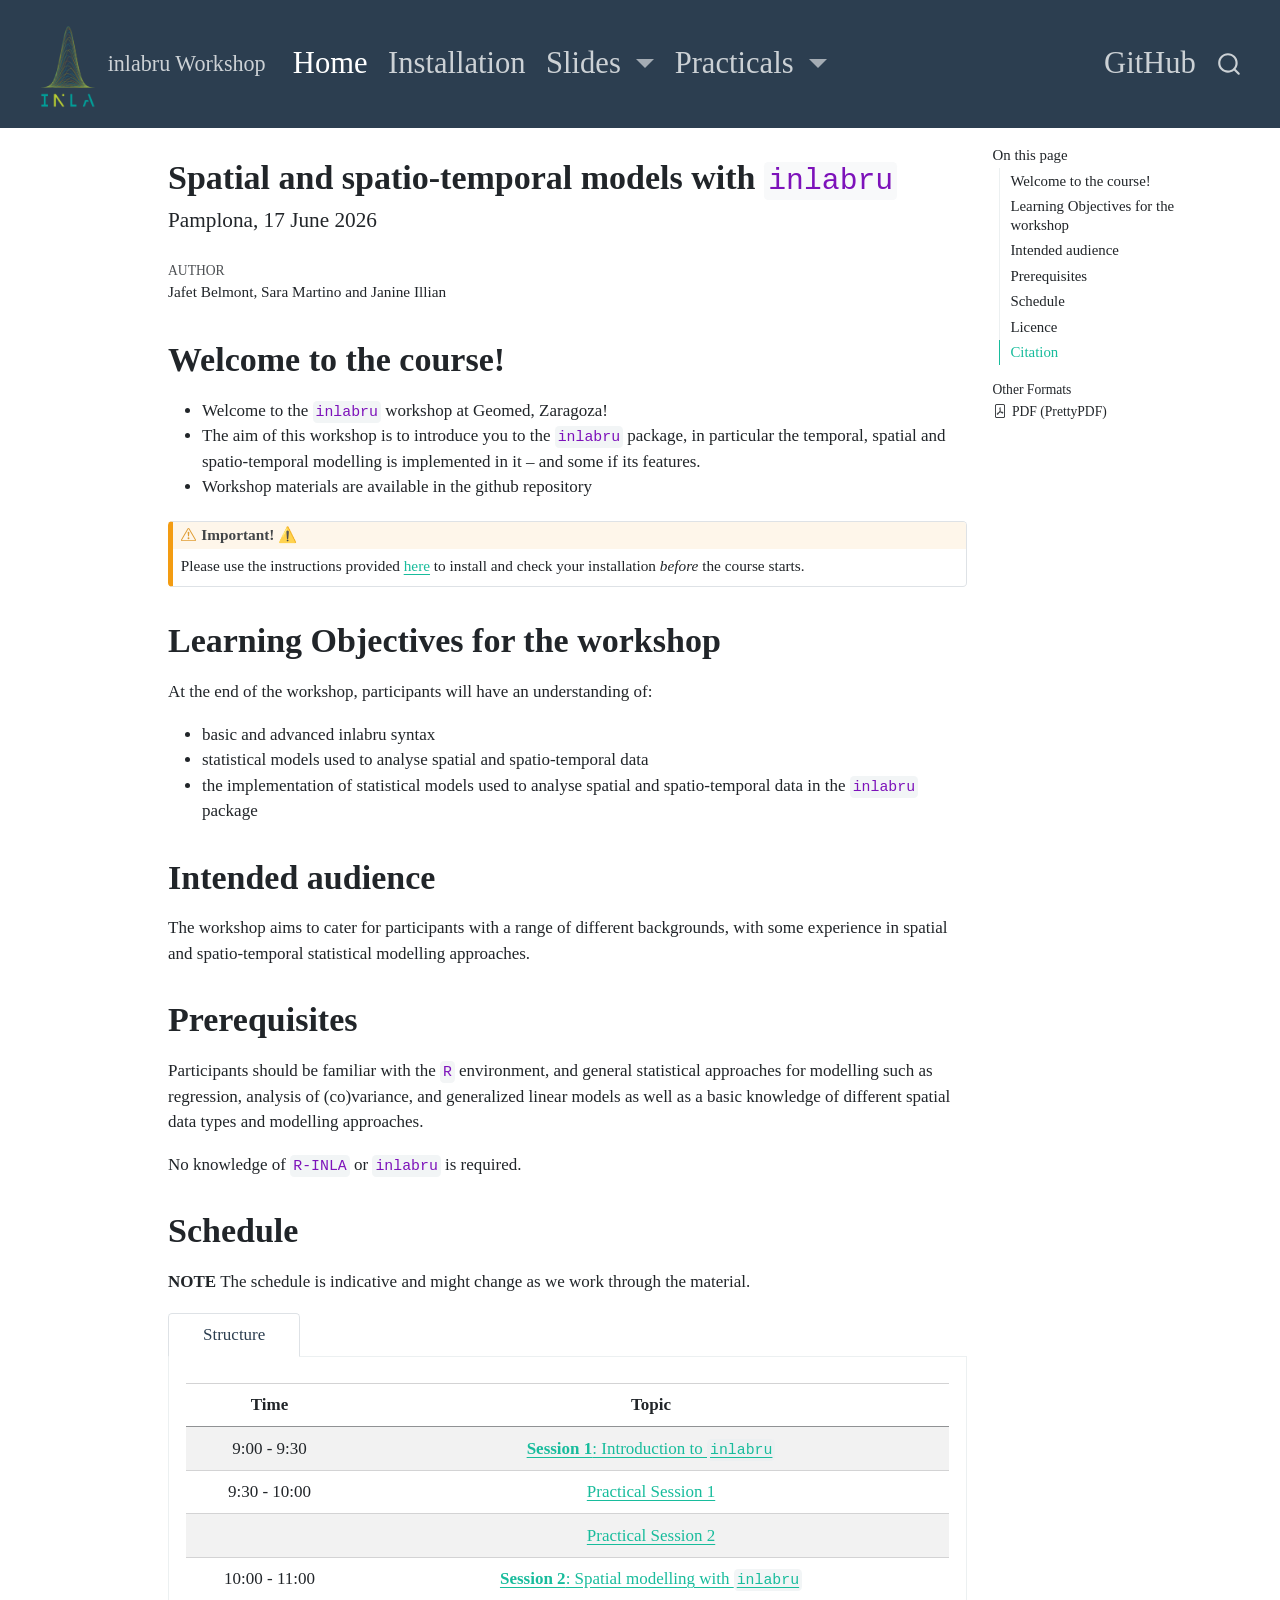
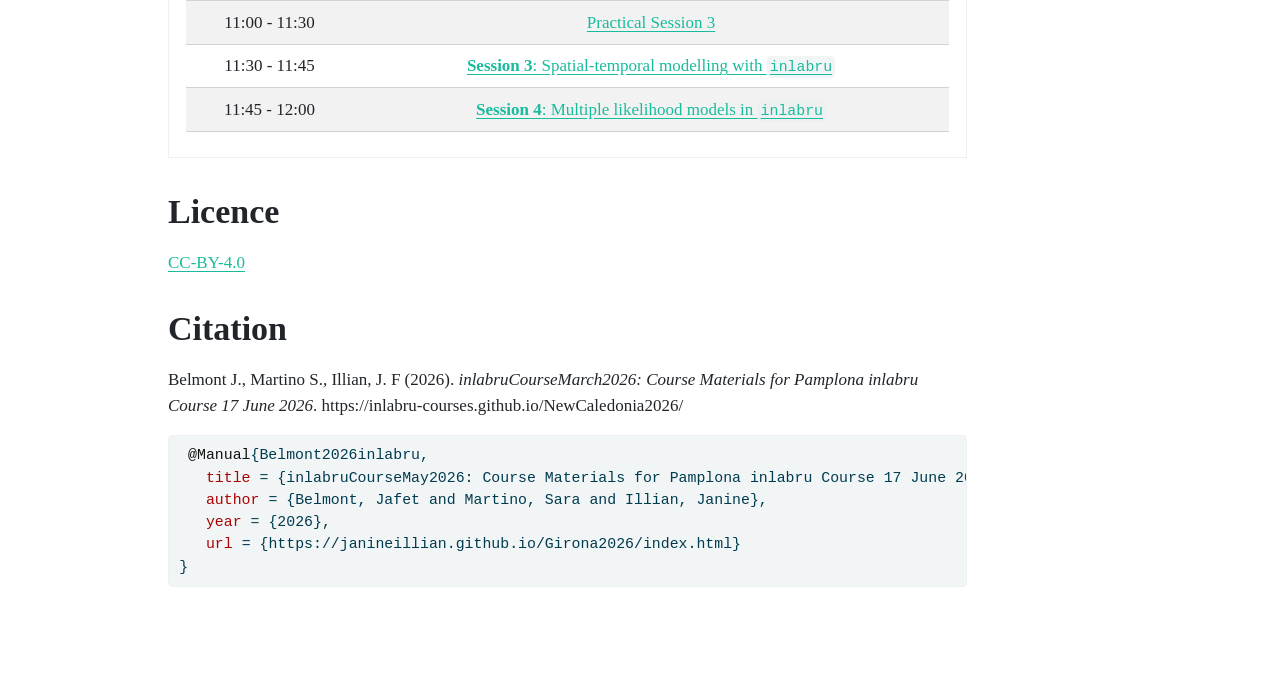
<file: index.html>
<!DOCTYPE html>
<html xmlns="http://www.w3.org/1999/xhtml" lang="en" xml:lang="en"><head>

<meta charset="utf-8">
<meta name="generator" content="quarto-1.8.27">

<meta name="viewport" content="width=device-width, initial-scale=1.0, user-scalable=yes">

<meta name="author" content="Jafet Belmont, Sara Martino and Janine Illian">

<title>Spatial and spatio-temporal models with inlabru – inlabru Workshop</title>
<style>
code{white-space: pre-wrap;}
span.smallcaps{font-variant: small-caps;}
div.columns{display: flex; gap: min(4vw, 1.5em);}
div.column{flex: auto; overflow-x: auto;}
div.hanging-indent{margin-left: 1.5em; text-indent: -1.5em;}
ul.task-list{list-style: none;}
ul.task-list li input[type="checkbox"] {
  width: 0.8em;
  margin: 0 0.8em 0.2em -1em; /* quarto-specific, see https://github.com/quarto-dev/quarto-cli/issues/4556 */ 
  vertical-align: middle;
}
/* CSS for syntax highlighting */
html { -webkit-text-size-adjust: 100%; }
pre > code.sourceCode { white-space: pre; position: relative; }
pre > code.sourceCode > span { display: inline-block; line-height: 1.25; }
pre > code.sourceCode > span:empty { height: 1.2em; }
.sourceCode { overflow: visible; }
code.sourceCode > span { color: inherit; text-decoration: inherit; }
div.sourceCode { margin: 1em 0; }
pre.sourceCode { margin: 0; }
@media screen {
div.sourceCode { overflow: auto; }
}
@media print {
pre > code.sourceCode { white-space: pre-wrap; }
pre > code.sourceCode > span { text-indent: -5em; padding-left: 5em; }
}
pre.numberSource code
  { counter-reset: source-line 0; }
pre.numberSource code > span
  { position: relative; left: -4em; counter-increment: source-line; }
pre.numberSource code > span > a:first-child::before
  { content: counter(source-line);
    position: relative; left: -1em; text-align: right; vertical-align: baseline;
    border: none; display: inline-block;
    -webkit-touch-callout: none; -webkit-user-select: none;
    -khtml-user-select: none; -moz-user-select: none;
    -ms-user-select: none; user-select: none;
    padding: 0 4px; width: 4em;
  }
pre.numberSource { margin-left: 3em;  padding-left: 4px; }
div.sourceCode
  {   }
@media screen {
pre > code.sourceCode > span > a:first-child::before { text-decoration: underline; }
}
</style>


<script src="site_libs/quarto-nav/quarto-nav.js"></script>
<script src="site_libs/quarto-nav/headroom.min.js"></script>
<script src="site_libs/clipboard/clipboard.min.js"></script>
<script src="site_libs/quarto-search/autocomplete.umd.js"></script>
<script src="site_libs/quarto-search/fuse.min.js"></script>
<script src="site_libs/quarto-search/quarto-search.js"></script>
<meta name="quarto:offset" content="./">
<script src="site_libs/quarto-html/quarto.js" type="module"></script>
<script src="site_libs/quarto-html/tabsets/tabsets.js" type="module"></script>
<script src="site_libs/quarto-html/axe/axe-check.js" type="module"></script>
<script src="site_libs/quarto-html/popper.min.js"></script>
<script src="site_libs/quarto-html/tippy.umd.min.js"></script>
<script src="site_libs/quarto-html/anchor.min.js"></script>
<link href="site_libs/quarto-html/tippy.css" rel="stylesheet">
<link href="site_libs/quarto-html/quarto-syntax-highlighting-ed96de9b727972fe78a7b5d16c58bf87.css" rel="stylesheet" id="quarto-text-highlighting-styles">
<script src="site_libs/bootstrap/bootstrap.min.js"></script>
<link href="site_libs/bootstrap/bootstrap-icons.css" rel="stylesheet">
<link href="site_libs/bootstrap/bootstrap-f18c9281aea6facc909155da86b4dea4.min.css" rel="stylesheet" append-hash="true" id="quarto-bootstrap" data-mode="light">
<script id="quarto-search-options" type="application/json">{
  "location": "navbar",
  "copy-button": false,
  "collapse-after": 3,
  "panel-placement": "end",
  "type": "overlay",
  "limit": 50,
  "keyboard-shortcut": [
    "f",
    "/",
    "s"
  ],
  "show-item-context": false,
  "language": {
    "search-no-results-text": "No results",
    "search-matching-documents-text": "matching documents",
    "search-copy-link-title": "Copy link to search",
    "search-hide-matches-text": "Hide additional matches",
    "search-more-match-text": "more match in this document",
    "search-more-matches-text": "more matches in this document",
    "search-clear-button-title": "Clear",
    "search-text-placeholder": "",
    "search-detached-cancel-button-title": "Cancel",
    "search-submit-button-title": "Submit",
    "search-label": "Search"
  }
}</script>


<link rel="stylesheet" href="include/webex.css">
</head>

<body class="nav-fixed quarto-light">

<div id="quarto-search-results"></div>
  <header id="quarto-header" class="headroom fixed-top">
    <nav class="navbar navbar-expand-lg " data-bs-theme="dark">
      <div class="navbar-container container-fluid">
      <div class="navbar-brand-container mx-auto">
    <a href="./index.html" class="navbar-brand navbar-brand-logo">
    <img src="./Image/INLA_logo.png" alt="" class="navbar-logo light-content">
    <img src="./Image/INLA_logo.png" alt="" class="navbar-logo dark-content">
    </a>
    <a class="navbar-brand" href="./index.html">
    <span class="navbar-title">inlabru Workshop</span>
    </a>
  </div>
            <div id="quarto-search" class="" title="Search"></div>
          <button class="navbar-toggler" type="button" data-bs-toggle="collapse" data-bs-target="#navbarCollapse" aria-controls="navbarCollapse" role="menu" aria-expanded="false" aria-label="Toggle navigation" onclick="if (window.quartoToggleHeadroom) { window.quartoToggleHeadroom(); }">
  <span class="navbar-toggler-icon"></span>
</button>
          <div class="collapse navbar-collapse" id="navbarCollapse">
            <ul class="navbar-nav navbar-nav-scroll me-auto">
  <li class="nav-item">
    <a class="nav-link active" href="./index.html" aria-current="page"> 
<span class="menu-text">Home</span></a>
  </li>  
  <li class="nav-item">
    <a class="nav-link" href="./Install_software.html"> 
<span class="menu-text">Installation</span></a>
  </li>  
  <li class="nav-item dropdown ">
    <a class="nav-link dropdown-toggle" href="#" id="nav-menu-slides" role="link" data-bs-toggle="dropdown" aria-expanded="false">
 <span class="menu-text">Slides</span>
    </a>
    <ul class="dropdown-menu" aria-labelledby="nav-menu-slides">    
        <li>
    <a class="dropdown-item" href="./slides/slides_1.html">
 <span class="dropdown-text">Slides 1 - Introduction</span></a>
  </li>  
        <li>
    <a class="dropdown-item" href="./Slides_Janine_pdf/slides_spatial_modelling.pdf" target="_blank">
 <span class="dropdown-text">Lecture 3 - Spatial modelling with inlabru (PDF)</span></a>
  </li>  
        <li>
    <a class="dropdown-item" href="./slides/slides_spatioTemporal.html">
 <span class="dropdown-text">Slides 4 - Spatio-Temporal Models</span></a>
  </li>  
        <li>
    <a class="dropdown-item" href="./Slides_Janine_pdf/slides_session10_inlabru.pdf" target="_blank">
 <span class="dropdown-text">Slides 5 - Multiple Likelihoods Models</span></a>
  </li>  
    </ul>
  </li>
  <li class="nav-item dropdown ">
    <a class="nav-link dropdown-toggle" href="#" id="nav-menu-practicals" role="link" data-bs-toggle="dropdown" aria-expanded="false">
 <span class="menu-text">Practicals</span>
    </a>
    <ul class="dropdown-menu" aria-labelledby="nav-menu-practicals">    
        <li>
    <a class="dropdown-item" href="./practicals/LMM_ex.html">
 <span class="dropdown-text">Practical 1 - Fit LMM</span></a>
  </li>  
        <li>
    <a class="dropdown-item" href="./practicals/GLMM_fit.html">
 <span class="dropdown-text">Practical 2 - Fit GLMM</span></a>
  </li>  
        <li>
    <a class="dropdown-item" href="./day3_practical_5.html">
 <span class="dropdown-text">Practical 5 - Spatial Models</span></a>
  </li>  
    </ul>
  </li>
</ul>
            <ul class="navbar-nav navbar-nav-scroll ms-auto">
  <li class="nav-item">
    <a class="nav-link" href="https://github.com/inlabru-courses/NewCaledonia2026"> <i class="bi bi-brands/github" role="img">
</i> 
<span class="menu-text">GitHub</span></a>
  </li>  
</ul>
          </div> <!-- /navcollapse -->
            <div class="quarto-navbar-tools">
</div>
      </div> <!-- /container-fluid -->
    </nav>
</header>
<!-- content -->
<div id="quarto-content" class="quarto-container page-columns page-rows-contents page-layout-article page-navbar">
<!-- sidebar -->
<!-- margin-sidebar -->
    <div id="quarto-margin-sidebar" class="sidebar margin-sidebar">
        <nav id="TOC" role="doc-toc" class="toc-active">
    <h2 id="toc-title">On this page</h2>
   
  <ul>
  <li><a href="#welcome-to-the-course" id="toc-welcome-to-the-course" class="nav-link active" data-scroll-target="#welcome-to-the-course">Welcome to the course!</a></li>
  <li><a href="#learning-objectives-for-the-workshop" id="toc-learning-objectives-for-the-workshop" class="nav-link" data-scroll-target="#learning-objectives-for-the-workshop">Learning Objectives for the workshop</a></li>
  <li><a href="#intended-audience" id="toc-intended-audience" class="nav-link" data-scroll-target="#intended-audience">Intended audience</a></li>
  <li><a href="#prerequisites" id="toc-prerequisites" class="nav-link" data-scroll-target="#prerequisites">Prerequisites</a></li>
  <li><a href="#schedule-tabs" id="toc-schedule-tabs" class="nav-link" data-scroll-target="#schedule-tabs">Schedule</a></li>
  <li><a href="#licence" id="toc-licence" class="nav-link" data-scroll-target="#licence">Licence</a></li>
  <li><a href="#citation" id="toc-citation" class="nav-link" data-scroll-target="#citation">Citation</a></li>
  </ul>
<div class="quarto-alternate-formats"><h2>Other Formats</h2><ul><li><a href="index.pdf"><i class="bi bi-file-pdf"></i>PDF (PrettyPDF)</a></li></ul></div></nav>
    </div>
<!-- main -->
<main class="content" id="quarto-document-content">

<header id="title-block-header" class="quarto-title-block default">
<div class="quarto-title">
<h1 class="title">Spatial and spatio-temporal models with <code>inlabru</code></h1>
<p class="subtitle lead">Pamplona, 17 June 2026</p>
</div>



<div class="quarto-title-meta">

    <div>
    <div class="quarto-title-meta-heading">Author</div>
    <div class="quarto-title-meta-contents">
             <p>Jafet Belmont, Sara Martino and Janine Illian </p>
          </div>
  </div>
    
  
    
  </div>
  


</header>


<section id="welcome-to-the-course" class="level1">
<h1>Welcome to the course!</h1>
<ul>
<li>Welcome to the <code>inlabru</code> workshop at Geomed, Zaragoza!</li>
<li>The aim of this workshop is to introduce you to the <code>inlabru</code> package, in particular the temporal, spatial and spatio-temporal modelling is implemented in it – and some if its features.</li>
<li>Workshop materials are available in the github repository</li>
</ul>
<div class="callout callout-style-default callout-warning callout-titled">
<div class="callout-header d-flex align-content-center">
<div class="callout-icon-container">
<i class="callout-icon"></i>
</div>
<div class="callout-title-container flex-fill">
<span class="screen-reader-only">Warning</span>Important! ⚠️
</div>
</div>
<div class="callout-body-container callout-body">
<p>Please use the instructions provided <a href="./Install_software.html">here</a> to install and check your installation <em>before</em> the course starts.</p>
</div>
</div>
</section>
<section id="learning-objectives-for-the-workshop" class="level1">
<h1>Learning Objectives for the workshop</h1>
<p>At the end of the workshop, participants will have an understanding of:</p>
<ul>
<li>basic and advanced inlabru syntax</li>
<li>statistical models used to analyse spatial and spatio-temporal data</li>
<li>the implementation of statistical models used to analyse spatial and spatio-temporal data in the <code>inlabru</code> package</li>
</ul>
</section>
<section id="intended-audience" class="level1">
<h1>Intended audience</h1>
<p>The workshop aims to cater for participants with a range of different backgrounds, with some experience in spatial and spatio-temporal statistical modelling approaches.</p>
</section>
<section id="prerequisites" class="level1">
<h1>Prerequisites</h1>
<p>Participants should be familiar with the <code>R</code> environment, and general statistical approaches for modelling such as regression, analysis of (co)variance, and generalized linear models as well as a basic knowledge of different spatial data types and modelling approaches.​</p>
<p>No knowledge of <code>R-INLA</code> or <code>inlabru</code> is required.</p>
</section>
<section id="schedule-tabs" class="level1">
<h1>Schedule</h1>
<p><strong>NOTE</strong> The schedule is indicative and might change as we work through the material.</p>
<div class="tabset-margin-container"></div><div class="panel-tabset">
<ul class="nav nav-tabs" role="tablist"><li class="nav-item" role="presentation"><a class="nav-link active" id="tabset-1-1-tab" data-bs-toggle="tab" data-bs-target="#tabset-1-1" role="tab" aria-controls="tabset-1-1" aria-selected="true" href="">Structure</a></li></ul>
<div class="tab-content">
<div id="tabset-1-1" class="tab-pane active" role="tabpanel" aria-labelledby="tabset-1-1-tab">
<table class="table-striped table-hover caption-top table">
<thead>
<tr class="header">
<th style="text-align: center;">Time</th>
<th style="text-align: center;">Topic</th>
</tr>
</thead>
<tbody>
<tr class="odd">
<td style="text-align: center;">9:00 - 9:30</td>
<td style="text-align: center;"><a href="slides/slides_1.html"><strong>Session 1</strong>: Introduction to <code>inlabru</code></a></td>
</tr>
<tr class="even">
<td style="text-align: center;">9:30 - 10:00</td>
<td style="text-align: center;"><a href="./practicals/LMM_ex.html">Practical Session 1</a></td>
</tr>
<tr class="odd">
<td style="text-align: center;"></td>
<td style="text-align: center;"><a href="./practicals/GLMM_fit.html">Practical Session 2</a></td>
</tr>
<tr class="even">
<td style="text-align: center;">10:00 - 11:00</td>
<td style="text-align: center;"><a href="Slides_Janine_pdf/slides_spatial_modelling.pdf"><strong>Session 2</strong>: Spatial modelling with <code>inlabru</code></a></td>
</tr>
<tr class="odd">
<td style="text-align: center;">11:00 - 11:30</td>
<td style="text-align: center;"><a href="day3_practical_5.html">Practical Session 3</a></td>
</tr>
<tr class="even">
<td style="text-align: center;">11:30 - 11:45</td>
<td style="text-align: center;"><a href="slides/slides_spatioTemporal.html"><strong>Session 3</strong>: Spatial-temporal modelling with <code>inlabru</code></a></td>
</tr>
<tr class="odd">
<td style="text-align: center;">11:45 - 12:00</td>
<td style="text-align: center;"><a href="Slides_Janine_pdf/slides_session_10_inlabru.pdf"><strong>Session 4</strong>: Multiple likelihood models in <code>inlabru</code></a></td>
</tr>
</tbody>
</table>
</div>
</div>
</div>
</section>
<section id="licence" class="level1">
<h1>Licence</h1>
<p><a href="https://creativecommons.org/licenses/by/4.0/">CC-BY-4.0</a></p>
</section>
<section id="citation" class="level1">
<h1>Citation</h1>
<p>Belmont J., Martino S., Illian, J. F (2026). <em>inlabruCourseMarch2026: Course Materials for Pamplona inlabru Course 17 June 2026</em>. https://inlabru-courses.github.io/NewCaledonia2026/</p>
<div class="code-copy-outer-scaffold"><div class="sourceCode" id="cb1"><pre class="sourceCode bibtex code-with-copy"><code class="sourceCode bibtex"><span id="cb1-1"><a href="#cb1-1" aria-hidden="true" tabindex="-1"></a><span class="co"> </span><span class="va">@Manual</span>{<span class="ot">Belmont2026inlabru</span>,</span>
<span id="cb1-2"><a href="#cb1-2" aria-hidden="true" tabindex="-1"></a>   <span class="dt">title</span> = {inlabruCourseMay2026: Course Materials for Pamplona inlabru Course 17 June 2026},</span>
<span id="cb1-3"><a href="#cb1-3" aria-hidden="true" tabindex="-1"></a>   <span class="dt">author</span> = {Belmont, Jafet and Martino, Sara and Illian, Janine},</span>
<span id="cb1-4"><a href="#cb1-4" aria-hidden="true" tabindex="-1"></a>   <span class="dt">year</span> = {2026},</span>
<span id="cb1-5"><a href="#cb1-5" aria-hidden="true" tabindex="-1"></a>   <span class="dt">url</span> = {https://janineillian.github.io/Girona2026/index.html}</span>
<span id="cb1-6"><a href="#cb1-6" aria-hidden="true" tabindex="-1"></a>}</span></code></pre></div><button title="Copy to Clipboard" class="code-copy-button"><i class="bi"></i></button></div>


</section>

</main> <!-- /main -->
<script>

/* update total correct if #webex-total_correct exists */
update_total_correct = function() {
  console.log("webex: update total_correct");

  var t = document.getElementsByClassName("webex-total_correct");
  for (var i = 0; i < t.length; i++) {
    p = t[i].parentElement;
    var correct = p.getElementsByClassName("webex-correct").length;
    var solvemes = p.getElementsByClassName("webex-solveme").length;
    var radiogroups = p.getElementsByClassName("webex-radiogroup").length;
    var selects = p.getElementsByClassName("webex-select").length;

    t[i].innerHTML = correct + " of " + (solvemes + radiogroups + selects) + " correct";
  }
}

/* webex-solution button toggling function */
b_func = function() {
  console.log("webex: toggle hide");

  var cl = this.parentElement.classList;
  if (cl.contains('open')) {
    cl.remove("open");
  } else {
    cl.add("open");
  }
}

/* check answers */
check_func = function() {
  console.log("webex: check answers");

  var cl = this.parentElement.classList;
  if (cl.contains('unchecked')) {
    cl.remove("unchecked");
    this.innerHTML = "Hide Answers";
  } else {
    cl.add("unchecked");
    this.innerHTML = "Show Answers";
  }
}

/* function for checking solveme answers */
solveme_func = function(e) {
  console.log("webex: check solveme");

  var real_answers = JSON.parse(this.dataset.answer);
  var my_answer = this.value;
  var cl = this.classList;
  if (cl.contains("ignorecase")) {
    my_answer = my_answer.toLowerCase();
  }
  if (cl.contains("nospaces")) {
    my_answer = my_answer.replace(/ /g, "")
  }

  if (my_answer == "") {
    cl.remove("webex-correct");
    cl.remove("webex-incorrect");
  } else if (real_answers.includes(my_answer)) {
    cl.add("webex-correct");
    cl.remove("webex-incorrect");
  } else {
    cl.add("webex-incorrect");
    cl.remove("webex-correct");
  }

  // match numeric answers within a specified tolerance
  if(this.dataset.tol > 0){
    var tol = JSON.parse(this.dataset.tol);
    var matches = real_answers.map(x => Math.abs(x - my_answer) < tol)
    if (matches.reduce((a, b) => a + b, 0) > 0) {
      cl.add("webex-correct");
    } else {
      cl.remove("webex-correct");
    }
  }

  // added regex bit
  if (cl.contains("regex")){
    answer_regex = RegExp(real_answers.join("|"))
    if (answer_regex.test(my_answer)) {
      cl.add("webex-correct");
    }
  }

  update_total_correct();
}

/* function for checking select answers */
select_func = function(e) {
  console.log("webex: check select");

  var cl = this.classList

  /* add style */
  cl.remove("webex-incorrect");
  cl.remove("webex-correct");
  if (this.value == "answer") {
    cl.add("webex-correct");
  } else if (this.value != "blank") {
    cl.add("webex-incorrect");
  }

  update_total_correct();
}

/* function for checking radiogroups answers */
radiogroups_func = function(e) {
  console.log("webex: check radiogroups");

  var checked_button = document.querySelector('input[name=' + this.id + ']:checked');
  var cl = checked_button.parentElement.classList;
  var labels = checked_button.parentElement.parentElement.children;

  /* get rid of styles */
  for (i = 0; i < labels.length; i++) {
    labels[i].classList.remove("webex-incorrect");
    labels[i].classList.remove("webex-correct");
  }

  /* add style */
  if (checked_button.value == "answer") {
    cl.add("webex-correct");
  } else {
    cl.add("webex-incorrect");
  }

  update_total_correct();
}

window.onload = function() {
  console.log("webex onload");
  /* set up solution buttons */
  var buttons = document.getElementsByTagName("button");

  for (var i = 0; i < buttons.length; i++) {
    if (buttons[i].parentElement.classList.contains('webex-solution')) {
      buttons[i].onclick = b_func;
    }
  }

  var check_sections = document.getElementsByClassName("webex-check");
  console.log("check:", check_sections.length);
  for (var i = 0; i < check_sections.length; i++) {
    check_sections[i].classList.add("unchecked");

    let btn = document.createElement("button");
    btn.innerHTML = "Show Answers";
    btn.classList.add("webex-check-button");
    btn.onclick = check_func;
    check_sections[i].appendChild(btn);

    let spn = document.createElement("span");
    spn.classList.add("webex-total_correct");
    check_sections[i].appendChild(spn);
  }

  /* set up webex-solveme inputs */
  var solveme = document.getElementsByClassName("webex-solveme");

  for (var i = 0; i < solveme.length; i++) {
    /* make sure input boxes don't auto-anything */
    solveme[i].setAttribute("autocomplete","off");
    solveme[i].setAttribute("autocorrect", "off");
    solveme[i].setAttribute("autocapitalize", "off");
    solveme[i].setAttribute("spellcheck", "false");
    solveme[i].value = "";

    /* adjust answer for ignorecase or nospaces */
    var cl = solveme[i].classList;
    var real_answer = solveme[i].dataset.answer;
    if (cl.contains("ignorecase")) {
      real_answer = real_answer.toLowerCase();
    }
    if (cl.contains("nospaces")) {
      real_answer = real_answer.replace(/ /g, "");
    }
    solveme[i].dataset.answer = real_answer;

    /* attach checking function */
    solveme[i].onkeyup = solveme_func;
    solveme[i].onchange = solveme_func;

    solveme[i].insertAdjacentHTML("afterend", " <span class='webex-icon'></span>")
  }

  /* set up radiogroups */
  var radiogroups = document.getElementsByClassName("webex-radiogroup");
  for (var i = 0; i < radiogroups.length; i++) {
    radiogroups[i].onchange = radiogroups_func;
  }

  /* set up selects */
  var selects = document.getElementsByClassName("webex-select");
  for (var i = 0; i < selects.length; i++) {
    selects[i].onchange = select_func;
    selects[i].insertAdjacentHTML("afterend", " <span class='webex-icon'></span>")
  }

  update_total_correct();
}

</script>
<script id="quarto-html-after-body" type="application/javascript">
  window.document.addEventListener("DOMContentLoaded", function (event) {
    const icon = "";
    const anchorJS = new window.AnchorJS();
    anchorJS.options = {
      placement: 'right',
      icon: icon
    };
    anchorJS.add('.anchored');
    const isCodeAnnotation = (el) => {
      for (const clz of el.classList) {
        if (clz.startsWith('code-annotation-')) {                     
          return true;
        }
      }
      return false;
    }
    const onCopySuccess = function(e) {
      // button target
      const button = e.trigger;
      // don't keep focus
      button.blur();
      // flash "checked"
      button.classList.add('code-copy-button-checked');
      var currentTitle = button.getAttribute("title");
      button.setAttribute("title", "Copied!");
      let tooltip;
      if (window.bootstrap) {
        button.setAttribute("data-bs-toggle", "tooltip");
        button.setAttribute("data-bs-placement", "left");
        button.setAttribute("data-bs-title", "Copied!");
        tooltip = new bootstrap.Tooltip(button, 
          { trigger: "manual", 
            customClass: "code-copy-button-tooltip",
            offset: [0, -8]});
        tooltip.show();    
      }
      setTimeout(function() {
        if (tooltip) {
          tooltip.hide();
          button.removeAttribute("data-bs-title");
          button.removeAttribute("data-bs-toggle");
          button.removeAttribute("data-bs-placement");
        }
        button.setAttribute("title", currentTitle);
        button.classList.remove('code-copy-button-checked');
      }, 1000);
      // clear code selection
      e.clearSelection();
    }
    const getTextToCopy = function(trigger) {
      const outerScaffold = trigger.parentElement.cloneNode(true);
      const codeEl = outerScaffold.querySelector('code');
      for (const childEl of codeEl.children) {
        if (isCodeAnnotation(childEl)) {
          childEl.remove();
        }
      }
      return codeEl.innerText;
    }
    const clipboard = new window.ClipboardJS('.code-copy-button:not([data-in-quarto-modal])', {
      text: getTextToCopy
    });
    clipboard.on('success', onCopySuccess);
    if (window.document.getElementById('quarto-embedded-source-code-modal')) {
      const clipboardModal = new window.ClipboardJS('.code-copy-button[data-in-quarto-modal]', {
        text: getTextToCopy,
        container: window.document.getElementById('quarto-embedded-source-code-modal')
      });
      clipboardModal.on('success', onCopySuccess);
    }
      var localhostRegex = new RegExp(/^(?:http|https):\/\/localhost\:?[0-9]*\//);
      var mailtoRegex = new RegExp(/^mailto:/);
        var filterRegex = new RegExp("https:\/\/Janineillian\.github\.io\/Pamplona2026\/");
      var isInternal = (href) => {
          return filterRegex.test(href) || localhostRegex.test(href) || mailtoRegex.test(href);
      }
      // Inspect non-navigation links and adorn them if external
     var links = window.document.querySelectorAll('a[href]:not(.nav-link):not(.navbar-brand):not(.toc-action):not(.sidebar-link):not(.sidebar-item-toggle):not(.pagination-link):not(.no-external):not([aria-hidden]):not(.dropdown-item):not(.quarto-navigation-tool):not(.about-link)');
      for (var i=0; i<links.length; i++) {
        const link = links[i];
        if (!isInternal(link.href)) {
          // undo the damage that might have been done by quarto-nav.js in the case of
          // links that we want to consider external
          if (link.dataset.originalHref !== undefined) {
            link.href = link.dataset.originalHref;
          }
        }
      }
    function tippyHover(el, contentFn, onTriggerFn, onUntriggerFn) {
      const config = {
        allowHTML: true,
        maxWidth: 500,
        delay: 100,
        arrow: false,
        appendTo: function(el) {
            return el.parentElement;
        },
        interactive: true,
        interactiveBorder: 10,
        theme: 'quarto',
        placement: 'bottom-start',
      };
      if (contentFn) {
        config.content = contentFn;
      }
      if (onTriggerFn) {
        config.onTrigger = onTriggerFn;
      }
      if (onUntriggerFn) {
        config.onUntrigger = onUntriggerFn;
      }
      window.tippy(el, config); 
    }
    const noterefs = window.document.querySelectorAll('a[role="doc-noteref"]');
    for (var i=0; i<noterefs.length; i++) {
      const ref = noterefs[i];
      tippyHover(ref, function() {
        // use id or data attribute instead here
        let href = ref.getAttribute('data-footnote-href') || ref.getAttribute('href');
        try { href = new URL(href).hash; } catch {}
        const id = href.replace(/^#\/?/, "");
        const note = window.document.getElementById(id);
        if (note) {
          return note.innerHTML;
        } else {
          return "";
        }
      });
    }
    const xrefs = window.document.querySelectorAll('a.quarto-xref');
    const processXRef = (id, note) => {
      // Strip column container classes
      const stripColumnClz = (el) => {
        el.classList.remove("page-full", "page-columns");
        if (el.children) {
          for (const child of el.children) {
            stripColumnClz(child);
          }
        }
      }
      stripColumnClz(note)
      if (id === null || id.startsWith('sec-')) {
        // Special case sections, only their first couple elements
        const container = document.createElement("div");
        if (note.children && note.children.length > 2) {
          container.appendChild(note.children[0].cloneNode(true));
          for (let i = 1; i < note.children.length; i++) {
            const child = note.children[i];
            if (child.tagName === "P" && child.innerText === "") {
              continue;
            } else {
              container.appendChild(child.cloneNode(true));
              break;
            }
          }
          if (window.Quarto?.typesetMath) {
            window.Quarto.typesetMath(container);
          }
          return container.innerHTML
        } else {
          if (window.Quarto?.typesetMath) {
            window.Quarto.typesetMath(note);
          }
          return note.innerHTML;
        }
      } else {
        // Remove any anchor links if they are present
        const anchorLink = note.querySelector('a.anchorjs-link');
        if (anchorLink) {
          anchorLink.remove();
        }
        if (window.Quarto?.typesetMath) {
          window.Quarto.typesetMath(note);
        }
        if (note.classList.contains("callout")) {
          return note.outerHTML;
        } else {
          return note.innerHTML;
        }
      }
    }
    for (var i=0; i<xrefs.length; i++) {
      const xref = xrefs[i];
      tippyHover(xref, undefined, function(instance) {
        instance.disable();
        let url = xref.getAttribute('href');
        let hash = undefined; 
        if (url.startsWith('#')) {
          hash = url;
        } else {
          try { hash = new URL(url).hash; } catch {}
        }
        if (hash) {
          const id = hash.replace(/^#\/?/, "");
          const note = window.document.getElementById(id);
          if (note !== null) {
            try {
              const html = processXRef(id, note.cloneNode(true));
              instance.setContent(html);
            } finally {
              instance.enable();
              instance.show();
            }
          } else {
            // See if we can fetch this
            fetch(url.split('#')[0])
            .then(res => res.text())
            .then(html => {
              const parser = new DOMParser();
              const htmlDoc = parser.parseFromString(html, "text/html");
              const note = htmlDoc.getElementById(id);
              if (note !== null) {
                const html = processXRef(id, note);
                instance.setContent(html);
              } 
            }).finally(() => {
              instance.enable();
              instance.show();
            });
          }
        } else {
          // See if we can fetch a full url (with no hash to target)
          // This is a special case and we should probably do some content thinning / targeting
          fetch(url)
          .then(res => res.text())
          .then(html => {
            const parser = new DOMParser();
            const htmlDoc = parser.parseFromString(html, "text/html");
            const note = htmlDoc.querySelector('main.content');
            if (note !== null) {
              // This should only happen for chapter cross references
              // (since there is no id in the URL)
              // remove the first header
              if (note.children.length > 0 && note.children[0].tagName === "HEADER") {
                note.children[0].remove();
              }
              const html = processXRef(null, note);
              instance.setContent(html);
            } 
          }).finally(() => {
            instance.enable();
            instance.show();
          });
        }
      }, function(instance) {
      });
    }
        let selectedAnnoteEl;
        const selectorForAnnotation = ( cell, annotation) => {
          let cellAttr = 'data-code-cell="' + cell + '"';
          let lineAttr = 'data-code-annotation="' +  annotation + '"';
          const selector = 'span[' + cellAttr + '][' + lineAttr + ']';
          return selector;
        }
        const selectCodeLines = (annoteEl) => {
          const doc = window.document;
          const targetCell = annoteEl.getAttribute("data-target-cell");
          const targetAnnotation = annoteEl.getAttribute("data-target-annotation");
          const annoteSpan = window.document.querySelector(selectorForAnnotation(targetCell, targetAnnotation));
          const lines = annoteSpan.getAttribute("data-code-lines").split(",");
          const lineIds = lines.map((line) => {
            return targetCell + "-" + line;
          })
          let top = null;
          let height = null;
          let parent = null;
          if (lineIds.length > 0) {
              //compute the position of the single el (top and bottom and make a div)
              const el = window.document.getElementById(lineIds[0]);
              top = el.offsetTop;
              height = el.offsetHeight;
              parent = el.parentElement.parentElement;
            if (lineIds.length > 1) {
              const lastEl = window.document.getElementById(lineIds[lineIds.length - 1]);
              const bottom = lastEl.offsetTop + lastEl.offsetHeight;
              height = bottom - top;
            }
            if (top !== null && height !== null && parent !== null) {
              // cook up a div (if necessary) and position it 
              let div = window.document.getElementById("code-annotation-line-highlight");
              if (div === null) {
                div = window.document.createElement("div");
                div.setAttribute("id", "code-annotation-line-highlight");
                div.style.position = 'absolute';
                parent.appendChild(div);
              }
              div.style.top = top - 2 + "px";
              div.style.height = height + 4 + "px";
              div.style.left = 0;
              let gutterDiv = window.document.getElementById("code-annotation-line-highlight-gutter");
              if (gutterDiv === null) {
                gutterDiv = window.document.createElement("div");
                gutterDiv.setAttribute("id", "code-annotation-line-highlight-gutter");
                gutterDiv.style.position = 'absolute';
                const codeCell = window.document.getElementById(targetCell);
                const gutter = codeCell.querySelector('.code-annotation-gutter');
                gutter.appendChild(gutterDiv);
              }
              gutterDiv.style.top = top - 2 + "px";
              gutterDiv.style.height = height + 4 + "px";
            }
            selectedAnnoteEl = annoteEl;
          }
        };
        const unselectCodeLines = () => {
          const elementsIds = ["code-annotation-line-highlight", "code-annotation-line-highlight-gutter"];
          elementsIds.forEach((elId) => {
            const div = window.document.getElementById(elId);
            if (div) {
              div.remove();
            }
          });
          selectedAnnoteEl = undefined;
        };
          // Handle positioning of the toggle
      window.addEventListener(
        "resize",
        throttle(() => {
          elRect = undefined;
          if (selectedAnnoteEl) {
            selectCodeLines(selectedAnnoteEl);
          }
        }, 10)
      );
      function throttle(fn, ms) {
      let throttle = false;
      let timer;
        return (...args) => {
          if(!throttle) { // first call gets through
              fn.apply(this, args);
              throttle = true;
          } else { // all the others get throttled
              if(timer) clearTimeout(timer); // cancel #2
              timer = setTimeout(() => {
                fn.apply(this, args);
                timer = throttle = false;
              }, ms);
          }
        };
      }
        // Attach click handler to the DT
        const annoteDls = window.document.querySelectorAll('dt[data-target-cell]');
        for (const annoteDlNode of annoteDls) {
          annoteDlNode.addEventListener('click', (event) => {
            const clickedEl = event.target;
            if (clickedEl !== selectedAnnoteEl) {
              unselectCodeLines();
              const activeEl = window.document.querySelector('dt[data-target-cell].code-annotation-active');
              if (activeEl) {
                activeEl.classList.remove('code-annotation-active');
              }
              selectCodeLines(clickedEl);
              clickedEl.classList.add('code-annotation-active');
            } else {
              // Unselect the line
              unselectCodeLines();
              clickedEl.classList.remove('code-annotation-active');
            }
          });
        }
    const findCites = (el) => {
      const parentEl = el.parentElement;
      if (parentEl) {
        const cites = parentEl.dataset.cites;
        if (cites) {
          return {
            el,
            cites: cites.split(' ')
          };
        } else {
          return findCites(el.parentElement)
        }
      } else {
        return undefined;
      }
    };
    var bibliorefs = window.document.querySelectorAll('a[role="doc-biblioref"]');
    for (var i=0; i<bibliorefs.length; i++) {
      const ref = bibliorefs[i];
      const citeInfo = findCites(ref);
      if (citeInfo) {
        tippyHover(citeInfo.el, function() {
          var popup = window.document.createElement('div');
          citeInfo.cites.forEach(function(cite) {
            var citeDiv = window.document.createElement('div');
            citeDiv.classList.add('hanging-indent');
            citeDiv.classList.add('csl-entry');
            var biblioDiv = window.document.getElementById('ref-' + cite);
            if (biblioDiv) {
              citeDiv.innerHTML = biblioDiv.innerHTML;
            }
            popup.appendChild(citeDiv);
          });
          return popup.innerHTML;
        });
      }
    }
  });
  </script>
</div> <!-- /content -->




</body></html>
</file>
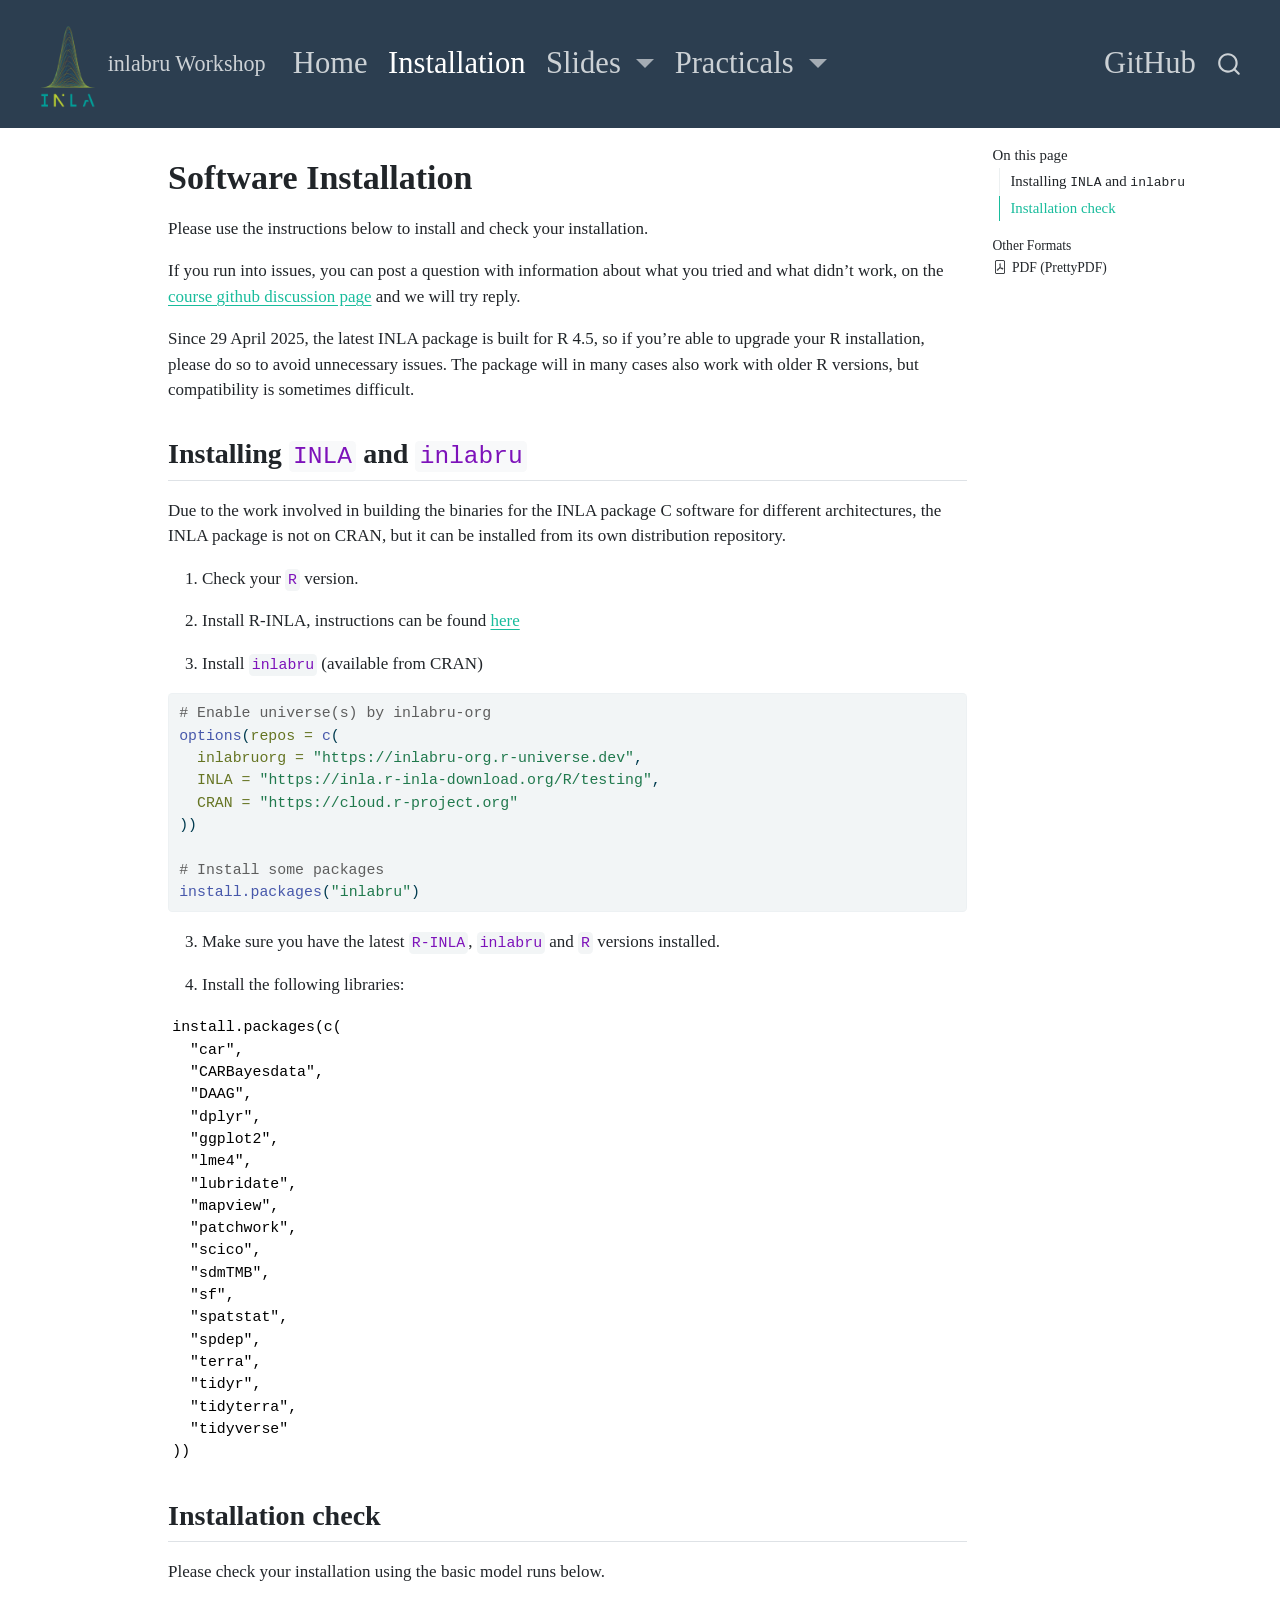
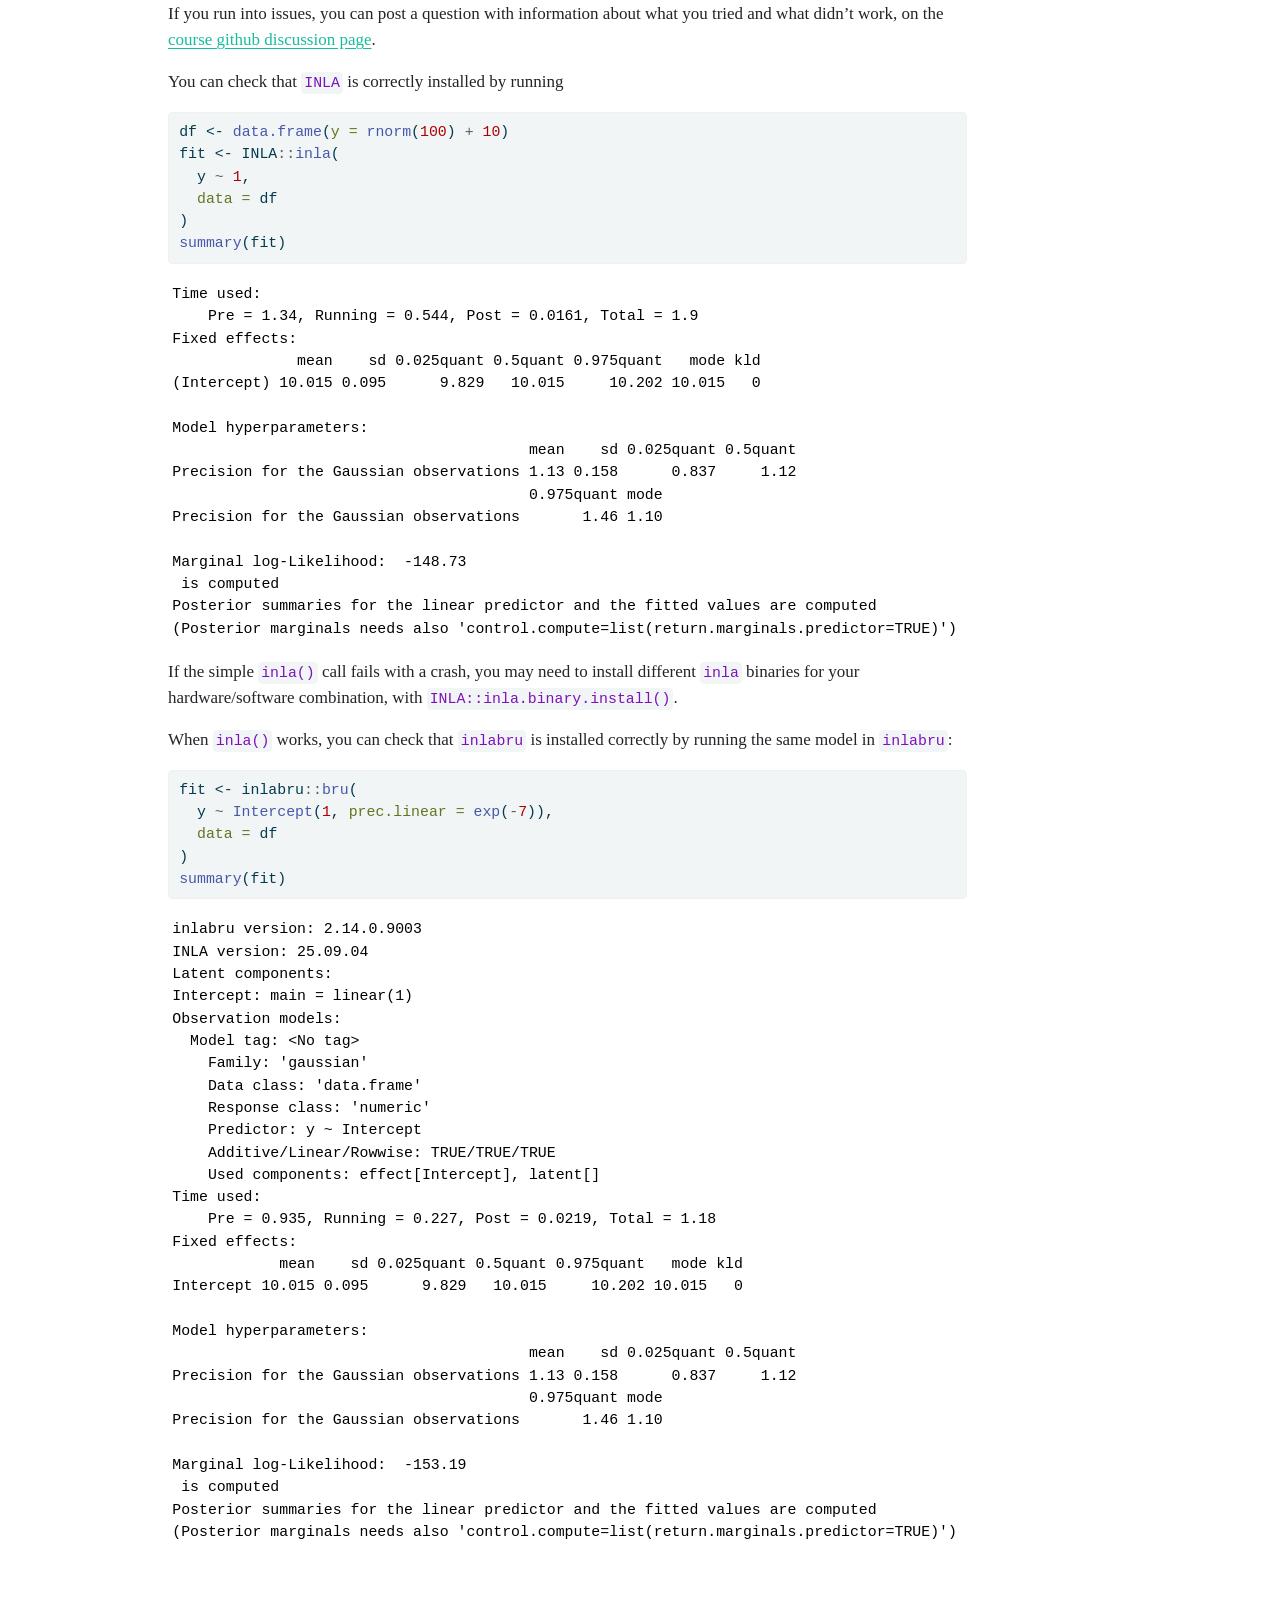
<file: Install_software.html>
<!DOCTYPE html>
<html xmlns="http://www.w3.org/1999/xhtml" lang="en" xml:lang="en"><head>

<meta charset="utf-8">
<meta name="generator" content="quarto-1.8.27">

<meta name="viewport" content="width=device-width, initial-scale=1.0, user-scalable=yes">

<meta name="author" content="">

<title>Software Installation – inlabru Workshop</title>
<style>
code{white-space: pre-wrap;}
span.smallcaps{font-variant: small-caps;}
div.columns{display: flex; gap: min(4vw, 1.5em);}
div.column{flex: auto; overflow-x: auto;}
div.hanging-indent{margin-left: 1.5em; text-indent: -1.5em;}
ul.task-list{list-style: none;}
ul.task-list li input[type="checkbox"] {
  width: 0.8em;
  margin: 0 0.8em 0.2em -1em; /* quarto-specific, see https://github.com/quarto-dev/quarto-cli/issues/4556 */ 
  vertical-align: middle;
}
/* CSS for syntax highlighting */
html { -webkit-text-size-adjust: 100%; }
pre > code.sourceCode { white-space: pre; position: relative; }
pre > code.sourceCode > span { display: inline-block; line-height: 1.25; }
pre > code.sourceCode > span:empty { height: 1.2em; }
.sourceCode { overflow: visible; }
code.sourceCode > span { color: inherit; text-decoration: inherit; }
div.sourceCode { margin: 1em 0; }
pre.sourceCode { margin: 0; }
@media screen {
div.sourceCode { overflow: auto; }
}
@media print {
pre > code.sourceCode { white-space: pre-wrap; }
pre > code.sourceCode > span { text-indent: -5em; padding-left: 5em; }
}
pre.numberSource code
  { counter-reset: source-line 0; }
pre.numberSource code > span
  { position: relative; left: -4em; counter-increment: source-line; }
pre.numberSource code > span > a:first-child::before
  { content: counter(source-line);
    position: relative; left: -1em; text-align: right; vertical-align: baseline;
    border: none; display: inline-block;
    -webkit-touch-callout: none; -webkit-user-select: none;
    -khtml-user-select: none; -moz-user-select: none;
    -ms-user-select: none; user-select: none;
    padding: 0 4px; width: 4em;
  }
pre.numberSource { margin-left: 3em;  padding-left: 4px; }
div.sourceCode
  {   }
@media screen {
pre > code.sourceCode > span > a:first-child::before { text-decoration: underline; }
}
</style>


<script src="site_libs/quarto-nav/quarto-nav.js"></script>
<script src="site_libs/quarto-nav/headroom.min.js"></script>
<script src="site_libs/clipboard/clipboard.min.js"></script>
<script src="site_libs/quarto-search/autocomplete.umd.js"></script>
<script src="site_libs/quarto-search/fuse.min.js"></script>
<script src="site_libs/quarto-search/quarto-search.js"></script>
<meta name="quarto:offset" content="./">
<script src="site_libs/quarto-html/quarto.js" type="module"></script>
<script src="site_libs/quarto-html/tabsets/tabsets.js" type="module"></script>
<script src="site_libs/quarto-html/axe/axe-check.js" type="module"></script>
<script src="site_libs/quarto-html/popper.min.js"></script>
<script src="site_libs/quarto-html/tippy.umd.min.js"></script>
<script src="site_libs/quarto-html/anchor.min.js"></script>
<link href="site_libs/quarto-html/tippy.css" rel="stylesheet">
<link href="site_libs/quarto-html/quarto-syntax-highlighting-ed96de9b727972fe78a7b5d16c58bf87.css" rel="stylesheet" id="quarto-text-highlighting-styles">
<script src="site_libs/bootstrap/bootstrap.min.js"></script>
<link href="site_libs/bootstrap/bootstrap-icons.css" rel="stylesheet">
<link href="site_libs/bootstrap/bootstrap-f18c9281aea6facc909155da86b4dea4.min.css" rel="stylesheet" append-hash="true" id="quarto-bootstrap" data-mode="light">
<script id="quarto-search-options" type="application/json">{
  "location": "navbar",
  "copy-button": false,
  "collapse-after": 3,
  "panel-placement": "end",
  "type": "overlay",
  "limit": 50,
  "keyboard-shortcut": [
    "f",
    "/",
    "s"
  ],
  "show-item-context": false,
  "language": {
    "search-no-results-text": "No results",
    "search-matching-documents-text": "matching documents",
    "search-copy-link-title": "Copy link to search",
    "search-hide-matches-text": "Hide additional matches",
    "search-more-match-text": "more match in this document",
    "search-more-matches-text": "more matches in this document",
    "search-clear-button-title": "Clear",
    "search-text-placeholder": "",
    "search-detached-cancel-button-title": "Cancel",
    "search-submit-button-title": "Submit",
    "search-label": "Search"
  }
}</script>


<link rel="stylesheet" href="include/webex.css">
</head>

<body class="nav-fixed quarto-light">

<div id="quarto-search-results"></div>
  <header id="quarto-header" class="headroom fixed-top">
    <nav class="navbar navbar-expand-lg " data-bs-theme="dark">
      <div class="navbar-container container-fluid">
      <div class="navbar-brand-container mx-auto">
    <a href="./index.html" class="navbar-brand navbar-brand-logo">
    <img src="./Image/INLA_logo.png" alt="" class="navbar-logo light-content">
    <img src="./Image/INLA_logo.png" alt="" class="navbar-logo dark-content">
    </a>
    <a class="navbar-brand" href="./index.html">
    <span class="navbar-title">inlabru Workshop</span>
    </a>
  </div>
            <div id="quarto-search" class="" title="Search"></div>
          <button class="navbar-toggler" type="button" data-bs-toggle="collapse" data-bs-target="#navbarCollapse" aria-controls="navbarCollapse" role="menu" aria-expanded="false" aria-label="Toggle navigation" onclick="if (window.quartoToggleHeadroom) { window.quartoToggleHeadroom(); }">
  <span class="navbar-toggler-icon"></span>
</button>
          <div class="collapse navbar-collapse" id="navbarCollapse">
            <ul class="navbar-nav navbar-nav-scroll me-auto">
  <li class="nav-item">
    <a class="nav-link" href="./index.html"> 
<span class="menu-text">Home</span></a>
  </li>  
  <li class="nav-item">
    <a class="nav-link active" href="./Install_software.html" aria-current="page"> 
<span class="menu-text">Installation</span></a>
  </li>  
  <li class="nav-item dropdown ">
    <a class="nav-link dropdown-toggle" href="#" id="nav-menu-slides" role="link" data-bs-toggle="dropdown" aria-expanded="false">
 <span class="menu-text">Slides</span>
    </a>
    <ul class="dropdown-menu" aria-labelledby="nav-menu-slides">    
        <li>
    <a class="dropdown-item" href="./slides/slides_1.html">
 <span class="dropdown-text">Slides 1 - Introduction</span></a>
  </li>  
        <li>
    <a class="dropdown-item" href="./Slides_Janine_pdf/slides_spatial_modelling.pdf" target="_blank">
 <span class="dropdown-text">Lecture 3 - Spatial modelling with inlabru (PDF)</span></a>
  </li>  
        <li>
    <a class="dropdown-item" href="./slides/slides_spatioTemporal.html">
 <span class="dropdown-text">Slides 4 - Spatio-Temporal Models</span></a>
  </li>  
        <li>
    <a class="dropdown-item" href="./Slides_Janine_pdf/slides_session10_inlabru.pdf" target="_blank">
 <span class="dropdown-text">Slides 5 - Multiple Likelihoods Models</span></a>
  </li>  
    </ul>
  </li>
  <li class="nav-item dropdown ">
    <a class="nav-link dropdown-toggle" href="#" id="nav-menu-practicals" role="link" data-bs-toggle="dropdown" aria-expanded="false">
 <span class="menu-text">Practicals</span>
    </a>
    <ul class="dropdown-menu" aria-labelledby="nav-menu-practicals">    
        <li>
    <a class="dropdown-item" href="./practicals/LMM_ex.html">
 <span class="dropdown-text">Practical 1 - Fit LMM</span></a>
  </li>  
        <li>
    <a class="dropdown-item" href="./practicals/GLMM_fit.html">
 <span class="dropdown-text">Practical 2 - Fit GLMM</span></a>
  </li>  
        <li>
    <a class="dropdown-item" href="./day3_practical_5.html">
 <span class="dropdown-text">Practical 5 - Spatial Models</span></a>
  </li>  
    </ul>
  </li>
</ul>
            <ul class="navbar-nav navbar-nav-scroll ms-auto">
  <li class="nav-item">
    <a class="nav-link" href="https://github.com/inlabru-courses/NewCaledonia2026"> <i class="bi bi-brands/github" role="img">
</i> 
<span class="menu-text">GitHub</span></a>
  </li>  
</ul>
          </div> <!-- /navcollapse -->
            <div class="quarto-navbar-tools">
</div>
      </div> <!-- /container-fluid -->
    </nav>
</header>
<!-- content -->
<div id="quarto-content" class="quarto-container page-columns page-rows-contents page-layout-article page-navbar">
<!-- sidebar -->
<!-- margin-sidebar -->
    <div id="quarto-margin-sidebar" class="sidebar margin-sidebar">
        <nav id="TOC" role="doc-toc" class="toc-active">
    <h2 id="toc-title">On this page</h2>
   
  <ul>
  <li><a href="#installing-inla-and-inlabru" id="toc-installing-inla-and-inlabru" class="nav-link active" data-scroll-target="#installing-inla-and-inlabru">Installing <code>INLA</code> and <code>inlabru</code></a></li>
  <li><a href="#installation-check" id="toc-installation-check" class="nav-link" data-scroll-target="#installation-check">Installation check</a></li>
  </ul>
<div class="quarto-alternate-formats"><h2>Other Formats</h2><ul><li><a href="Install_software.pdf"><i class="bi bi-file-pdf"></i>PDF (PrettyPDF)</a></li></ul></div></nav>
    </div>
<!-- main -->
<main class="content" id="quarto-document-content">

<header id="title-block-header" class="quarto-title-block default">
<div class="quarto-title">
<h1 class="title">Software Installation</h1>
</div>



<div class="quarto-title-meta">

    
  
    
  </div>
  


</header>


<p>Please use the instructions below to install and check your installation.</p>
<p>If you run into issues, you can post a question with information about what you tried and what didn’t work, on the <a href="https://github.com/inlabru-courses/NewCaledonia2026/discussions">course github discussion page</a> and we will try reply.</p>
<p>Since 29 April 2025, the latest INLA package is built for R 4.5, so if you’re able to upgrade your R installation, please do so to avoid unnecessary issues. The package will in many cases also work with older R versions, but compatibility is sometimes difficult.</p>
<section id="installing-inla-and-inlabru" class="level2">
<h2 class="anchored" data-anchor-id="installing-inla-and-inlabru">Installing <code>INLA</code> and <code>inlabru</code></h2>
<p>Due to the work involved in building the binaries for the INLA package C software for different architectures, the INLA package is not on CRAN, but it can be installed from its own distribution repository.</p>
<ol type="1">
<li><p>Check your <code>R</code> version.</p></li>
<li><p>Install R-INLA, instructions can be found <a href="https://www.r-inla.org/download-install">here</a></p></li>
<li><p>Install <code>inlabru</code> (available from CRAN)</p></li>
</ol>
<div class="cell">
<div class="code-copy-outer-scaffold"><div class="sourceCode cell-code" id="cb1"><pre class="sourceCode r code-with-copy"><code class="sourceCode r"><span id="cb1-1"><a href="#cb1-1" aria-hidden="true" tabindex="-1"></a><span class="co"># Enable universe(s) by inlabru-org</span></span>
<span id="cb1-2"><a href="#cb1-2" aria-hidden="true" tabindex="-1"></a><span class="fu">options</span>(<span class="at">repos =</span> <span class="fu">c</span>(</span>
<span id="cb1-3"><a href="#cb1-3" aria-hidden="true" tabindex="-1"></a>  <span class="at">inlabruorg =</span> <span class="st">"https://inlabru-org.r-universe.dev"</span>,</span>
<span id="cb1-4"><a href="#cb1-4" aria-hidden="true" tabindex="-1"></a>  <span class="at">INLA =</span> <span class="st">"https://inla.r-inla-download.org/R/testing"</span>,</span>
<span id="cb1-5"><a href="#cb1-5" aria-hidden="true" tabindex="-1"></a>  <span class="at">CRAN =</span> <span class="st">"https://cloud.r-project.org"</span></span>
<span id="cb1-6"><a href="#cb1-6" aria-hidden="true" tabindex="-1"></a>))</span>
<span id="cb1-7"><a href="#cb1-7" aria-hidden="true" tabindex="-1"></a></span>
<span id="cb1-8"><a href="#cb1-8" aria-hidden="true" tabindex="-1"></a><span class="co"># Install some packages</span></span>
<span id="cb1-9"><a href="#cb1-9" aria-hidden="true" tabindex="-1"></a><span class="fu">install.packages</span>(<span class="st">"inlabru"</span>)</span></code></pre></div><button title="Copy to Clipboard" class="code-copy-button"><i class="bi"></i></button></div>
</div>
<ol start="3" type="1">
<li><p>Make sure you have the latest <code>R-INLA</code>, <code>inlabru</code> and <code>R</code> versions installed.</p></li>
<li><p>Install the following libraries:</p></li>
</ol>
<div class="cell">
<div class="cell-output cell-output-stdout">
<pre><code>install.packages(c(
  "car",
  "CARBayesdata",
  "DAAG",
  "dplyr",
  "ggplot2",
  "lme4",
  "lubridate",
  "mapview",
  "patchwork",
  "scico",
  "sdmTMB",
  "sf",
  "spatstat",
  "spdep",
  "terra",
  "tidyr",
  "tidyterra",
  "tidyverse"
))</code></pre>
</div>
</div>
</section>
<section id="installation-check" class="level2">
<h2 class="anchored" data-anchor-id="installation-check">Installation check</h2>
<p>Please check your installation using the basic model runs below.</p>
<p>If you run into issues, you can post a question with information about what you tried and what didn’t work, on the <a href="https://github.com/smar-git/inlabru_newCaledonia/discussions">course github discussion page</a>.</p>
<p>You can check that <code>INLA</code> is correctly installed by running</p>
<div class="cell">
<div class="code-copy-outer-scaffold"><div class="sourceCode cell-code" id="cb3"><pre class="sourceCode r code-with-copy"><code class="sourceCode r"><span id="cb3-1"><a href="#cb3-1" aria-hidden="true" tabindex="-1"></a>df <span class="ot">&lt;-</span> <span class="fu">data.frame</span>(<span class="at">y =</span> <span class="fu">rnorm</span>(<span class="dv">100</span>) <span class="sc">+</span> <span class="dv">10</span>)</span>
<span id="cb3-2"><a href="#cb3-2" aria-hidden="true" tabindex="-1"></a>fit <span class="ot">&lt;-</span> INLA<span class="sc">::</span><span class="fu">inla</span>(</span>
<span id="cb3-3"><a href="#cb3-3" aria-hidden="true" tabindex="-1"></a>  y <span class="sc">~</span> <span class="dv">1</span>,</span>
<span id="cb3-4"><a href="#cb3-4" aria-hidden="true" tabindex="-1"></a>  <span class="at">data =</span> df</span>
<span id="cb3-5"><a href="#cb3-5" aria-hidden="true" tabindex="-1"></a>)</span>
<span id="cb3-6"><a href="#cb3-6" aria-hidden="true" tabindex="-1"></a><span class="fu">summary</span>(fit)</span></code></pre></div><button title="Copy to Clipboard" class="code-copy-button"><i class="bi"></i></button></div>
<div class="cell-output cell-output-stdout">
<pre><code>Time used:
    Pre = 1.34, Running = 0.544, Post = 0.0161, Total = 1.9 
Fixed effects:
              mean    sd 0.025quant 0.5quant 0.975quant   mode kld
(Intercept) 10.015 0.095      9.829   10.015     10.202 10.015   0

Model hyperparameters:
                                        mean    sd 0.025quant 0.5quant
Precision for the Gaussian observations 1.13 0.158      0.837     1.12
                                        0.975quant mode
Precision for the Gaussian observations       1.46 1.10

Marginal log-Likelihood:  -148.73 
 is computed 
Posterior summaries for the linear predictor and the fitted values are computed
(Posterior marginals needs also 'control.compute=list(return.marginals.predictor=TRUE)')</code></pre>
</div>
</div>
<p>If the simple <code>inla()</code> call fails with a crash, you may need to install different <code>inla</code> binaries for your hardware/software combination, with <code>INLA::inla.binary.install()</code>.</p>
<p>When <code>inla()</code> works, you can check that <code>inlabru</code> is installed correctly by running the same model in <code>inlabru</code>:</p>
<div class="cell">
<div class="code-copy-outer-scaffold"><div class="sourceCode cell-code" id="cb5"><pre class="sourceCode r code-with-copy"><code class="sourceCode r"><span id="cb5-1"><a href="#cb5-1" aria-hidden="true" tabindex="-1"></a>fit <span class="ot">&lt;-</span> inlabru<span class="sc">::</span><span class="fu">bru</span>(</span>
<span id="cb5-2"><a href="#cb5-2" aria-hidden="true" tabindex="-1"></a>  y <span class="sc">~</span> <span class="fu">Intercept</span>(<span class="dv">1</span>, <span class="at">prec.linear =</span> <span class="fu">exp</span>(<span class="sc">-</span><span class="dv">7</span>)),</span>
<span id="cb5-3"><a href="#cb5-3" aria-hidden="true" tabindex="-1"></a>  <span class="at">data =</span> df</span>
<span id="cb5-4"><a href="#cb5-4" aria-hidden="true" tabindex="-1"></a>)</span>
<span id="cb5-5"><a href="#cb5-5" aria-hidden="true" tabindex="-1"></a><span class="fu">summary</span>(fit)</span></code></pre></div><button title="Copy to Clipboard" class="code-copy-button"><i class="bi"></i></button></div>
<div class="cell-output cell-output-stdout">
<pre><code>inlabru version: 2.14.0.9003 
INLA version: 25.09.04 
Latent components:
Intercept: main = linear(1)
Observation models:
  Model tag: &lt;No tag&gt;
    Family: 'gaussian'
    Data class: 'data.frame'
    Response class: 'numeric'
    Predictor: y ~ Intercept
    Additive/Linear/Rowwise: TRUE/TRUE/TRUE
    Used components: effect[Intercept], latent[] 
Time used:
    Pre = 0.935, Running = 0.227, Post = 0.0219, Total = 1.18 
Fixed effects:
            mean    sd 0.025quant 0.5quant 0.975quant   mode kld
Intercept 10.015 0.095      9.829   10.015     10.202 10.015   0

Model hyperparameters:
                                        mean    sd 0.025quant 0.5quant
Precision for the Gaussian observations 1.13 0.158      0.837     1.12
                                        0.975quant mode
Precision for the Gaussian observations       1.46 1.10

Marginal log-Likelihood:  -153.19 
 is computed 
Posterior summaries for the linear predictor and the fitted values are computed
(Posterior marginals needs also 'control.compute=list(return.marginals.predictor=TRUE)')</code></pre>
</div>
</div>


</section>

</main> <!-- /main -->
<script>

/* update total correct if #webex-total_correct exists */
update_total_correct = function() {
  console.log("webex: update total_correct");

  var t = document.getElementsByClassName("webex-total_correct");
  for (var i = 0; i < t.length; i++) {
    p = t[i].parentElement;
    var correct = p.getElementsByClassName("webex-correct").length;
    var solvemes = p.getElementsByClassName("webex-solveme").length;
    var radiogroups = p.getElementsByClassName("webex-radiogroup").length;
    var selects = p.getElementsByClassName("webex-select").length;

    t[i].innerHTML = correct + " of " + (solvemes + radiogroups + selects) + " correct";
  }
}

/* webex-solution button toggling function */
b_func = function() {
  console.log("webex: toggle hide");

  var cl = this.parentElement.classList;
  if (cl.contains('open')) {
    cl.remove("open");
  } else {
    cl.add("open");
  }
}

/* check answers */
check_func = function() {
  console.log("webex: check answers");

  var cl = this.parentElement.classList;
  if (cl.contains('unchecked')) {
    cl.remove("unchecked");
    this.innerHTML = "Hide Answers";
  } else {
    cl.add("unchecked");
    this.innerHTML = "Show Answers";
  }
}

/* function for checking solveme answers */
solveme_func = function(e) {
  console.log("webex: check solveme");

  var real_answers = JSON.parse(this.dataset.answer);
  var my_answer = this.value;
  var cl = this.classList;
  if (cl.contains("ignorecase")) {
    my_answer = my_answer.toLowerCase();
  }
  if (cl.contains("nospaces")) {
    my_answer = my_answer.replace(/ /g, "")
  }

  if (my_answer == "") {
    cl.remove("webex-correct");
    cl.remove("webex-incorrect");
  } else if (real_answers.includes(my_answer)) {
    cl.add("webex-correct");
    cl.remove("webex-incorrect");
  } else {
    cl.add("webex-incorrect");
    cl.remove("webex-correct");
  }

  // match numeric answers within a specified tolerance
  if(this.dataset.tol > 0){
    var tol = JSON.parse(this.dataset.tol);
    var matches = real_answers.map(x => Math.abs(x - my_answer) < tol)
    if (matches.reduce((a, b) => a + b, 0) > 0) {
      cl.add("webex-correct");
    } else {
      cl.remove("webex-correct");
    }
  }

  // added regex bit
  if (cl.contains("regex")){
    answer_regex = RegExp(real_answers.join("|"))
    if (answer_regex.test(my_answer)) {
      cl.add("webex-correct");
    }
  }

  update_total_correct();
}

/* function for checking select answers */
select_func = function(e) {
  console.log("webex: check select");

  var cl = this.classList

  /* add style */
  cl.remove("webex-incorrect");
  cl.remove("webex-correct");
  if (this.value == "answer") {
    cl.add("webex-correct");
  } else if (this.value != "blank") {
    cl.add("webex-incorrect");
  }

  update_total_correct();
}

/* function for checking radiogroups answers */
radiogroups_func = function(e) {
  console.log("webex: check radiogroups");

  var checked_button = document.querySelector('input[name=' + this.id + ']:checked');
  var cl = checked_button.parentElement.classList;
  var labels = checked_button.parentElement.parentElement.children;

  /* get rid of styles */
  for (i = 0; i < labels.length; i++) {
    labels[i].classList.remove("webex-incorrect");
    labels[i].classList.remove("webex-correct");
  }

  /* add style */
  if (checked_button.value == "answer") {
    cl.add("webex-correct");
  } else {
    cl.add("webex-incorrect");
  }

  update_total_correct();
}

window.onload = function() {
  console.log("webex onload");
  /* set up solution buttons */
  var buttons = document.getElementsByTagName("button");

  for (var i = 0; i < buttons.length; i++) {
    if (buttons[i].parentElement.classList.contains('webex-solution')) {
      buttons[i].onclick = b_func;
    }
  }

  var check_sections = document.getElementsByClassName("webex-check");
  console.log("check:", check_sections.length);
  for (var i = 0; i < check_sections.length; i++) {
    check_sections[i].classList.add("unchecked");

    let btn = document.createElement("button");
    btn.innerHTML = "Show Answers";
    btn.classList.add("webex-check-button");
    btn.onclick = check_func;
    check_sections[i].appendChild(btn);

    let spn = document.createElement("span");
    spn.classList.add("webex-total_correct");
    check_sections[i].appendChild(spn);
  }

  /* set up webex-solveme inputs */
  var solveme = document.getElementsByClassName("webex-solveme");

  for (var i = 0; i < solveme.length; i++) {
    /* make sure input boxes don't auto-anything */
    solveme[i].setAttribute("autocomplete","off");
    solveme[i].setAttribute("autocorrect", "off");
    solveme[i].setAttribute("autocapitalize", "off");
    solveme[i].setAttribute("spellcheck", "false");
    solveme[i].value = "";

    /* adjust answer for ignorecase or nospaces */
    var cl = solveme[i].classList;
    var real_answer = solveme[i].dataset.answer;
    if (cl.contains("ignorecase")) {
      real_answer = real_answer.toLowerCase();
    }
    if (cl.contains("nospaces")) {
      real_answer = real_answer.replace(/ /g, "");
    }
    solveme[i].dataset.answer = real_answer;

    /* attach checking function */
    solveme[i].onkeyup = solveme_func;
    solveme[i].onchange = solveme_func;

    solveme[i].insertAdjacentHTML("afterend", " <span class='webex-icon'></span>")
  }

  /* set up radiogroups */
  var radiogroups = document.getElementsByClassName("webex-radiogroup");
  for (var i = 0; i < radiogroups.length; i++) {
    radiogroups[i].onchange = radiogroups_func;
  }

  /* set up selects */
  var selects = document.getElementsByClassName("webex-select");
  for (var i = 0; i < selects.length; i++) {
    selects[i].onchange = select_func;
    selects[i].insertAdjacentHTML("afterend", " <span class='webex-icon'></span>")
  }

  update_total_correct();
}

</script>
<script id="quarto-html-after-body" type="application/javascript">
  window.document.addEventListener("DOMContentLoaded", function (event) {
    const icon = "";
    const anchorJS = new window.AnchorJS();
    anchorJS.options = {
      placement: 'right',
      icon: icon
    };
    anchorJS.add('.anchored');
    const isCodeAnnotation = (el) => {
      for (const clz of el.classList) {
        if (clz.startsWith('code-annotation-')) {                     
          return true;
        }
      }
      return false;
    }
    const onCopySuccess = function(e) {
      // button target
      const button = e.trigger;
      // don't keep focus
      button.blur();
      // flash "checked"
      button.classList.add('code-copy-button-checked');
      var currentTitle = button.getAttribute("title");
      button.setAttribute("title", "Copied!");
      let tooltip;
      if (window.bootstrap) {
        button.setAttribute("data-bs-toggle", "tooltip");
        button.setAttribute("data-bs-placement", "left");
        button.setAttribute("data-bs-title", "Copied!");
        tooltip = new bootstrap.Tooltip(button, 
          { trigger: "manual", 
            customClass: "code-copy-button-tooltip",
            offset: [0, -8]});
        tooltip.show();    
      }
      setTimeout(function() {
        if (tooltip) {
          tooltip.hide();
          button.removeAttribute("data-bs-title");
          button.removeAttribute("data-bs-toggle");
          button.removeAttribute("data-bs-placement");
        }
        button.setAttribute("title", currentTitle);
        button.classList.remove('code-copy-button-checked');
      }, 1000);
      // clear code selection
      e.clearSelection();
    }
    const getTextToCopy = function(trigger) {
      const outerScaffold = trigger.parentElement.cloneNode(true);
      const codeEl = outerScaffold.querySelector('code');
      for (const childEl of codeEl.children) {
        if (isCodeAnnotation(childEl)) {
          childEl.remove();
        }
      }
      return codeEl.innerText;
    }
    const clipboard = new window.ClipboardJS('.code-copy-button:not([data-in-quarto-modal])', {
      text: getTextToCopy
    });
    clipboard.on('success', onCopySuccess);
    if (window.document.getElementById('quarto-embedded-source-code-modal')) {
      const clipboardModal = new window.ClipboardJS('.code-copy-button[data-in-quarto-modal]', {
        text: getTextToCopy,
        container: window.document.getElementById('quarto-embedded-source-code-modal')
      });
      clipboardModal.on('success', onCopySuccess);
    }
      var localhostRegex = new RegExp(/^(?:http|https):\/\/localhost\:?[0-9]*\//);
      var mailtoRegex = new RegExp(/^mailto:/);
        var filterRegex = new RegExp("https:\/\/Janineillian\.github\.io\/Pamplona2026\/");
      var isInternal = (href) => {
          return filterRegex.test(href) || localhostRegex.test(href) || mailtoRegex.test(href);
      }
      // Inspect non-navigation links and adorn them if external
     var links = window.document.querySelectorAll('a[href]:not(.nav-link):not(.navbar-brand):not(.toc-action):not(.sidebar-link):not(.sidebar-item-toggle):not(.pagination-link):not(.no-external):not([aria-hidden]):not(.dropdown-item):not(.quarto-navigation-tool):not(.about-link)');
      for (var i=0; i<links.length; i++) {
        const link = links[i];
        if (!isInternal(link.href)) {
          // undo the damage that might have been done by quarto-nav.js in the case of
          // links that we want to consider external
          if (link.dataset.originalHref !== undefined) {
            link.href = link.dataset.originalHref;
          }
        }
      }
    function tippyHover(el, contentFn, onTriggerFn, onUntriggerFn) {
      const config = {
        allowHTML: true,
        maxWidth: 500,
        delay: 100,
        arrow: false,
        appendTo: function(el) {
            return el.parentElement;
        },
        interactive: true,
        interactiveBorder: 10,
        theme: 'quarto',
        placement: 'bottom-start',
      };
      if (contentFn) {
        config.content = contentFn;
      }
      if (onTriggerFn) {
        config.onTrigger = onTriggerFn;
      }
      if (onUntriggerFn) {
        config.onUntrigger = onUntriggerFn;
      }
      window.tippy(el, config); 
    }
    const noterefs = window.document.querySelectorAll('a[role="doc-noteref"]');
    for (var i=0; i<noterefs.length; i++) {
      const ref = noterefs[i];
      tippyHover(ref, function() {
        // use id or data attribute instead here
        let href = ref.getAttribute('data-footnote-href') || ref.getAttribute('href');
        try { href = new URL(href).hash; } catch {}
        const id = href.replace(/^#\/?/, "");
        const note = window.document.getElementById(id);
        if (note) {
          return note.innerHTML;
        } else {
          return "";
        }
      });
    }
    const xrefs = window.document.querySelectorAll('a.quarto-xref');
    const processXRef = (id, note) => {
      // Strip column container classes
      const stripColumnClz = (el) => {
        el.classList.remove("page-full", "page-columns");
        if (el.children) {
          for (const child of el.children) {
            stripColumnClz(child);
          }
        }
      }
      stripColumnClz(note)
      if (id === null || id.startsWith('sec-')) {
        // Special case sections, only their first couple elements
        const container = document.createElement("div");
        if (note.children && note.children.length > 2) {
          container.appendChild(note.children[0].cloneNode(true));
          for (let i = 1; i < note.children.length; i++) {
            const child = note.children[i];
            if (child.tagName === "P" && child.innerText === "") {
              continue;
            } else {
              container.appendChild(child.cloneNode(true));
              break;
            }
          }
          if (window.Quarto?.typesetMath) {
            window.Quarto.typesetMath(container);
          }
          return container.innerHTML
        } else {
          if (window.Quarto?.typesetMath) {
            window.Quarto.typesetMath(note);
          }
          return note.innerHTML;
        }
      } else {
        // Remove any anchor links if they are present
        const anchorLink = note.querySelector('a.anchorjs-link');
        if (anchorLink) {
          anchorLink.remove();
        }
        if (window.Quarto?.typesetMath) {
          window.Quarto.typesetMath(note);
        }
        if (note.classList.contains("callout")) {
          return note.outerHTML;
        } else {
          return note.innerHTML;
        }
      }
    }
    for (var i=0; i<xrefs.length; i++) {
      const xref = xrefs[i];
      tippyHover(xref, undefined, function(instance) {
        instance.disable();
        let url = xref.getAttribute('href');
        let hash = undefined; 
        if (url.startsWith('#')) {
          hash = url;
        } else {
          try { hash = new URL(url).hash; } catch {}
        }
        if (hash) {
          const id = hash.replace(/^#\/?/, "");
          const note = window.document.getElementById(id);
          if (note !== null) {
            try {
              const html = processXRef(id, note.cloneNode(true));
              instance.setContent(html);
            } finally {
              instance.enable();
              instance.show();
            }
          } else {
            // See if we can fetch this
            fetch(url.split('#')[0])
            .then(res => res.text())
            .then(html => {
              const parser = new DOMParser();
              const htmlDoc = parser.parseFromString(html, "text/html");
              const note = htmlDoc.getElementById(id);
              if (note !== null) {
                const html = processXRef(id, note);
                instance.setContent(html);
              } 
            }).finally(() => {
              instance.enable();
              instance.show();
            });
          }
        } else {
          // See if we can fetch a full url (with no hash to target)
          // This is a special case and we should probably do some content thinning / targeting
          fetch(url)
          .then(res => res.text())
          .then(html => {
            const parser = new DOMParser();
            const htmlDoc = parser.parseFromString(html, "text/html");
            const note = htmlDoc.querySelector('main.content');
            if (note !== null) {
              // This should only happen for chapter cross references
              // (since there is no id in the URL)
              // remove the first header
              if (note.children.length > 0 && note.children[0].tagName === "HEADER") {
                note.children[0].remove();
              }
              const html = processXRef(null, note);
              instance.setContent(html);
            } 
          }).finally(() => {
            instance.enable();
            instance.show();
          });
        }
      }, function(instance) {
      });
    }
        let selectedAnnoteEl;
        const selectorForAnnotation = ( cell, annotation) => {
          let cellAttr = 'data-code-cell="' + cell + '"';
          let lineAttr = 'data-code-annotation="' +  annotation + '"';
          const selector = 'span[' + cellAttr + '][' + lineAttr + ']';
          return selector;
        }
        const selectCodeLines = (annoteEl) => {
          const doc = window.document;
          const targetCell = annoteEl.getAttribute("data-target-cell");
          const targetAnnotation = annoteEl.getAttribute("data-target-annotation");
          const annoteSpan = window.document.querySelector(selectorForAnnotation(targetCell, targetAnnotation));
          const lines = annoteSpan.getAttribute("data-code-lines").split(",");
          const lineIds = lines.map((line) => {
            return targetCell + "-" + line;
          })
          let top = null;
          let height = null;
          let parent = null;
          if (lineIds.length > 0) {
              //compute the position of the single el (top and bottom and make a div)
              const el = window.document.getElementById(lineIds[0]);
              top = el.offsetTop;
              height = el.offsetHeight;
              parent = el.parentElement.parentElement;
            if (lineIds.length > 1) {
              const lastEl = window.document.getElementById(lineIds[lineIds.length - 1]);
              const bottom = lastEl.offsetTop + lastEl.offsetHeight;
              height = bottom - top;
            }
            if (top !== null && height !== null && parent !== null) {
              // cook up a div (if necessary) and position it 
              let div = window.document.getElementById("code-annotation-line-highlight");
              if (div === null) {
                div = window.document.createElement("div");
                div.setAttribute("id", "code-annotation-line-highlight");
                div.style.position = 'absolute';
                parent.appendChild(div);
              }
              div.style.top = top - 2 + "px";
              div.style.height = height + 4 + "px";
              div.style.left = 0;
              let gutterDiv = window.document.getElementById("code-annotation-line-highlight-gutter");
              if (gutterDiv === null) {
                gutterDiv = window.document.createElement("div");
                gutterDiv.setAttribute("id", "code-annotation-line-highlight-gutter");
                gutterDiv.style.position = 'absolute';
                const codeCell = window.document.getElementById(targetCell);
                const gutter = codeCell.querySelector('.code-annotation-gutter');
                gutter.appendChild(gutterDiv);
              }
              gutterDiv.style.top = top - 2 + "px";
              gutterDiv.style.height = height + 4 + "px";
            }
            selectedAnnoteEl = annoteEl;
          }
        };
        const unselectCodeLines = () => {
          const elementsIds = ["code-annotation-line-highlight", "code-annotation-line-highlight-gutter"];
          elementsIds.forEach((elId) => {
            const div = window.document.getElementById(elId);
            if (div) {
              div.remove();
            }
          });
          selectedAnnoteEl = undefined;
        };
          // Handle positioning of the toggle
      window.addEventListener(
        "resize",
        throttle(() => {
          elRect = undefined;
          if (selectedAnnoteEl) {
            selectCodeLines(selectedAnnoteEl);
          }
        }, 10)
      );
      function throttle(fn, ms) {
      let throttle = false;
      let timer;
        return (...args) => {
          if(!throttle) { // first call gets through
              fn.apply(this, args);
              throttle = true;
          } else { // all the others get throttled
              if(timer) clearTimeout(timer); // cancel #2
              timer = setTimeout(() => {
                fn.apply(this, args);
                timer = throttle = false;
              }, ms);
          }
        };
      }
        // Attach click handler to the DT
        const annoteDls = window.document.querySelectorAll('dt[data-target-cell]');
        for (const annoteDlNode of annoteDls) {
          annoteDlNode.addEventListener('click', (event) => {
            const clickedEl = event.target;
            if (clickedEl !== selectedAnnoteEl) {
              unselectCodeLines();
              const activeEl = window.document.querySelector('dt[data-target-cell].code-annotation-active');
              if (activeEl) {
                activeEl.classList.remove('code-annotation-active');
              }
              selectCodeLines(clickedEl);
              clickedEl.classList.add('code-annotation-active');
            } else {
              // Unselect the line
              unselectCodeLines();
              clickedEl.classList.remove('code-annotation-active');
            }
          });
        }
    const findCites = (el) => {
      const parentEl = el.parentElement;
      if (parentEl) {
        const cites = parentEl.dataset.cites;
        if (cites) {
          return {
            el,
            cites: cites.split(' ')
          };
        } else {
          return findCites(el.parentElement)
        }
      } else {
        return undefined;
      }
    };
    var bibliorefs = window.document.querySelectorAll('a[role="doc-biblioref"]');
    for (var i=0; i<bibliorefs.length; i++) {
      const ref = bibliorefs[i];
      const citeInfo = findCites(ref);
      if (citeInfo) {
        tippyHover(citeInfo.el, function() {
          var popup = window.document.createElement('div');
          citeInfo.cites.forEach(function(cite) {
            var citeDiv = window.document.createElement('div');
            citeDiv.classList.add('hanging-indent');
            citeDiv.classList.add('csl-entry');
            var biblioDiv = window.document.getElementById('ref-' + cite);
            if (biblioDiv) {
              citeDiv.innerHTML = biblioDiv.innerHTML;
            }
            popup.appendChild(citeDiv);
          });
          return popup.innerHTML;
        });
      }
    }
  });
  </script>
</div> <!-- /content -->




</body></html>
</file>
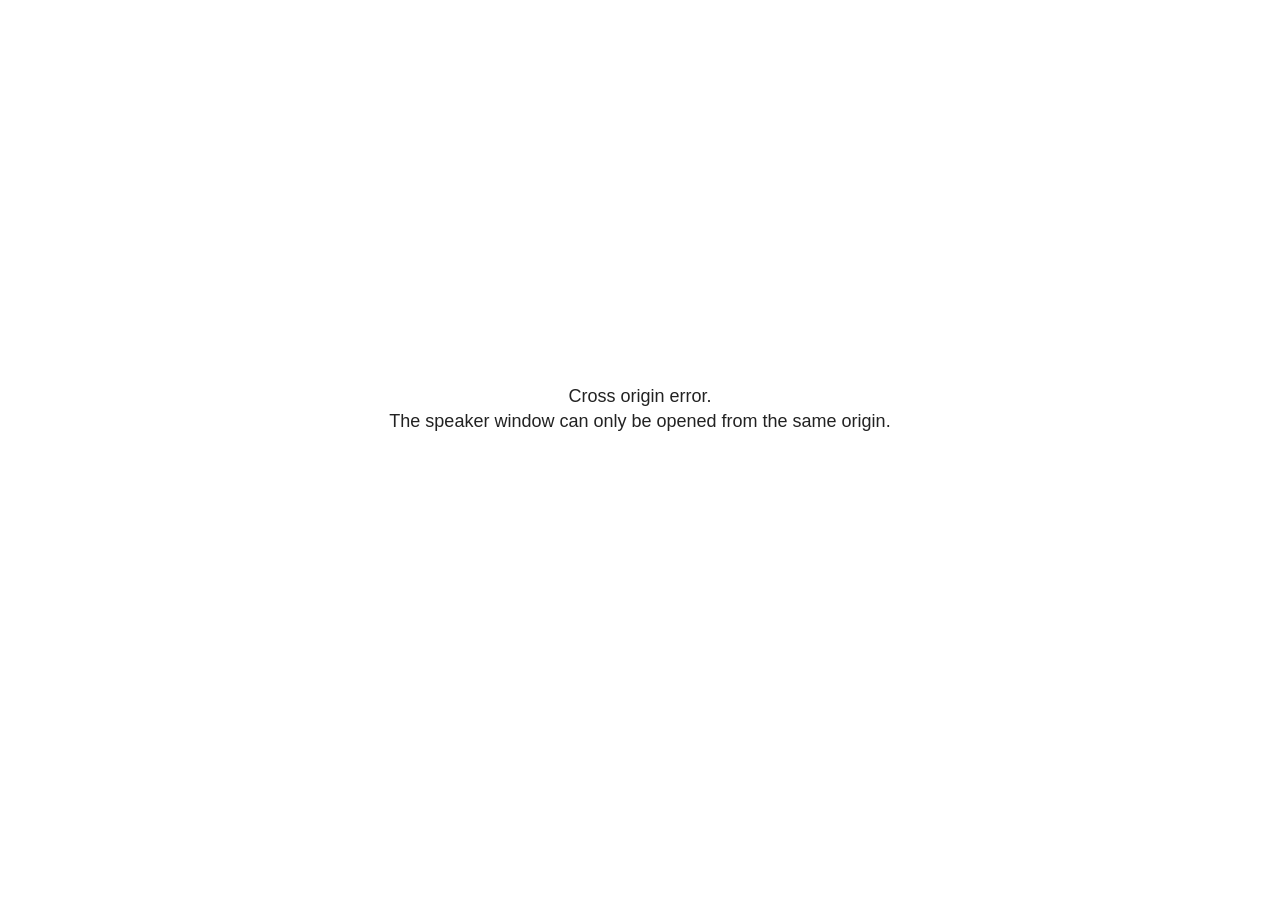
<file: site_libs/revealjs/plugin/notes/speaker-view.html>
<!--
	NOTE: You need to build the notes plugin after making changes to this file.
-->
<html lang="en">
	<head>
		<meta charset="utf-8">

		<title>reveal.js - Speaker View</title>

		<style>
			body {
				font-family: Helvetica;
				font-size: 18px;
			}

			#current-slide,
			#upcoming-slide,
			#speaker-controls {
				padding: 6px;
				box-sizing: border-box;
				-moz-box-sizing: border-box;
			}

			#current-slide iframe,
			#upcoming-slide iframe {
				width: 100%;
				height: 100%;
				border: 1px solid #ddd;
			}

			#current-slide .label,
			#upcoming-slide .label {
				position: absolute;
				top: 10px;
				left: 10px;
				z-index: 2;
			}

			#connection-status {
				position: absolute;
				top: 0;
				left: 0;
				width: 100%;
				height: 100%;
				z-index: 20;
				padding: 30% 20% 20% 20%;
				font-size: 18px;
				color: #222;
				background: #fff;
				text-align: center;
				box-sizing: border-box;
				line-height: 1.4;
			}

			.overlay-element {
				height: 34px;
				line-height: 34px;
				padding: 0 10px;
				text-shadow: none;
				background: rgba( 220, 220, 220, 0.8 );
				color: #222;
				font-size: 14px;
			}

			.overlay-element.interactive:hover {
				background: rgba( 220, 220, 220, 1 );
			}

			#current-slide {
				position: absolute;
				width: 60%;
				height: 100%;
				top: 0;
				left: 0;
				padding-right: 0;
			}

			#upcoming-slide {
				position: absolute;
				width: 40%;
				height: 40%;
				right: 0;
				top: 0;
			}

			/* Speaker controls */
			#speaker-controls {
				position: absolute;
				top: 40%;
				right: 0;
				width: 40%;
				height: 60%;
				overflow: auto;
				font-size: 18px;
			}

				.speaker-controls-time.hidden,
				.speaker-controls-notes.hidden {
					display: none;
				}

				.speaker-controls-time .label,
				.speaker-controls-pace .label,
				.speaker-controls-notes .label {
					text-transform: uppercase;
					font-weight: normal;
					font-size: 0.66em;
					color: #666;
					margin: 0;
				}

				.speaker-controls-time, .speaker-controls-pace {
					border-bottom: 1px solid rgba( 200, 200, 200, 0.5 );
					margin-bottom: 10px;
					padding: 10px 16px;
					padding-bottom: 20px;
					cursor: pointer;
				}

				.speaker-controls-time .reset-button {
					opacity: 0;
					float: right;
					color: #666;
					text-decoration: none;
				}
				.speaker-controls-time:hover .reset-button {
					opacity: 1;
				}

				.speaker-controls-time .timer,
				.speaker-controls-time .clock {
					width: 50%;
				}

				.speaker-controls-time .timer,
				.speaker-controls-time .clock,
				.speaker-controls-time .pacing .hours-value,
				.speaker-controls-time .pacing .minutes-value,
				.speaker-controls-time .pacing .seconds-value {
					font-size: 1.9em;
				}

				.speaker-controls-time .timer {
					float: left;
				}

				.speaker-controls-time .clock {
					float: right;
					text-align: right;
				}

				.speaker-controls-time span.mute {
					opacity: 0.3;
				}

				.speaker-controls-time .pacing-title {
					margin-top: 5px;
				}

				.speaker-controls-time .pacing.ahead {
					color: blue;
				}

				.speaker-controls-time .pacing.on-track {
					color: green;
				}

				.speaker-controls-time .pacing.behind {
					color: red;
				}

				.speaker-controls-notes {
					padding: 10px 16px;
				}

				.speaker-controls-notes .value {
					margin-top: 5px;
					line-height: 1.4;
					font-size: 1.2em;
				}

			/* Layout selector */
			#speaker-layout {
				position: absolute;
				top: 10px;
				right: 10px;
				color: #222;
				z-index: 10;
			}
				#speaker-layout select {
					position: absolute;
					width: 100%;
					height: 100%;
					top: 0;
					left: 0;
					border: 0;
					box-shadow: 0;
					cursor: pointer;
					opacity: 0;

					font-size: 1em;
					background-color: transparent;

					-moz-appearance: none;
					-webkit-appearance: none;
					-webkit-tap-highlight-color: rgba(0, 0, 0, 0);
				}

				#speaker-layout select:focus {
					outline: none;
					box-shadow: none;
				}

			.clear {
				clear: both;
			}

			/* Speaker layout: Wide */
			body[data-speaker-layout="wide"] #current-slide,
			body[data-speaker-layout="wide"] #upcoming-slide {
				width: 50%;
				height: 45%;
				padding: 6px;
			}

			body[data-speaker-layout="wide"] #current-slide {
				top: 0;
				left: 0;
			}

			body[data-speaker-layout="wide"] #upcoming-slide {
				top: 0;
				left: 50%;
			}

			body[data-speaker-layout="wide"] #speaker-controls {
				top: 45%;
				left: 0;
				width: 100%;
				height: 50%;
				font-size: 1.25em;
			}

			/* Speaker layout: Tall */
			body[data-speaker-layout="tall"] #current-slide,
			body[data-speaker-layout="tall"] #upcoming-slide {
				width: 45%;
				height: 50%;
				padding: 6px;
			}

			body[data-speaker-layout="tall"] #current-slide {
				top: 0;
				left: 0;
			}

			body[data-speaker-layout="tall"] #upcoming-slide {
				top: 50%;
				left: 0;
			}

			body[data-speaker-layout="tall"] #speaker-controls {
				padding-top: 40px;
				top: 0;
				left: 45%;
				width: 55%;
				height: 100%;
				font-size: 1.25em;
			}

			/* Speaker layout: Notes only */
			body[data-speaker-layout="notes-only"] #current-slide,
			body[data-speaker-layout="notes-only"] #upcoming-slide {
				display: none;
			}

			body[data-speaker-layout="notes-only"] #speaker-controls {
				padding-top: 40px;
				top: 0;
				left: 0;
				width: 100%;
				height: 100%;
				font-size: 1.25em;
			}

			@media screen and (max-width: 1080px) {
				body[data-speaker-layout="default"] #speaker-controls {
					font-size: 16px;
				}
			}

			@media screen and (max-width: 900px) {
				body[data-speaker-layout="default"] #speaker-controls {
					font-size: 14px;
				}
			}

			@media screen and (max-width: 800px) {
				body[data-speaker-layout="default"] #speaker-controls {
					font-size: 12px;
				}
			}

		</style>
	</head>

	<body>

		<div id="connection-status">Loading speaker view...</div>

		<div id="current-slide"></div>
		<div id="upcoming-slide"><span class="overlay-element label">Upcoming</span></div>
		<div id="speaker-controls">
			<div class="speaker-controls-time">
				<h4 class="label">Time <span class="reset-button">Click to Reset</span></h4>
				<div class="clock">
					<span class="clock-value">0:00 AM</span>
				</div>
				<div class="timer">
					<span class="hours-value">00</span><span class="minutes-value">:00</span><span class="seconds-value">:00</span>
				</div>
				<div class="clear"></div>

				<h4 class="label pacing-title" style="display: none">Pacing – Time to finish current slide</h4>
				<div class="pacing" style="display: none">
					<span class="hours-value">00</span><span class="minutes-value">:00</span><span class="seconds-value">:00</span>
				</div>
			</div>

			<div class="speaker-controls-notes hidden">
				<h4 class="label">Notes</h4>
				<div class="value"></div>
			</div>
		</div>
		<div id="speaker-layout" class="overlay-element interactive">
			<span class="speaker-layout-label"></span>
			<select class="speaker-layout-dropdown"></select>
		</div>

		<script>

			(function() {

				var notes,
					notesValue,
					currentState,
					currentSlide,
					upcomingSlide,
					layoutLabel,
					layoutDropdown,
					pendingCalls = {},
					lastRevealApiCallId = 0,
					connected = false

				var connectionStatus = document.querySelector( '#connection-status' );

				var SPEAKER_LAYOUTS = {
					'default': 'Default',
					'wide': 'Wide',
					'tall': 'Tall',
					'notes-only': 'Notes only'
				};

				setupLayout();

				let openerOrigin;

				try {
					openerOrigin = window.opener.location.origin;
				}
				catch ( error ) { console.warn( error ) }

				// In order to prevent XSS, the speaker view will only run if its
				// opener has the same origin as itself
				if( window.location.origin !== openerOrigin ) {
					connectionStatus.innerHTML = 'Cross origin error.<br>The speaker window can only be opened from the same origin.';
					return;
				}

				var connectionTimeout = setTimeout( function() {
					connectionStatus.innerHTML = 'Error connecting to main window.<br>Please try closing and reopening the speaker view.';
				}, 5000 );

				window.addEventListener( 'message', function( event ) {

					// Validate the origin of all messages to avoid parsing messages
					// that aren't meant for us. Ignore when running off file:// so
					// that the speaker view continues to work without a web server.
					if( window.location.origin !== event.origin && window.location.origin !== 'file://' ) {
						return
					}

					clearTimeout( connectionTimeout );
					connectionStatus.style.display = 'none';

					var data = JSON.parse( event.data );

					// The overview mode is only useful to the reveal.js instance
					// where navigation occurs so we don't sync it
					if( data.state ) delete data.state.overview;

					// Messages sent by the notes plugin inside of the main window
					if( data && data.namespace === 'reveal-notes' ) {
						if( data.type === 'connect' ) {
							handleConnectMessage( data );
						}
						else if( data.type === 'state' ) {
							handleStateMessage( data );
						}
						else if( data.type === 'return' ) {
							pendingCalls[data.callId](data.result);
							delete pendingCalls[data.callId];
						}
					}
					// Messages sent by the reveal.js inside of the current slide preview
					else if( data && data.namespace === 'reveal' ) {
						if( /ready/.test( data.eventName ) ) {
							// Send a message back to notify that the handshake is complete
							window.opener.postMessage( JSON.stringify({ namespace: 'reveal-notes', type: 'connected'} ), '*' );
						}
						else if( /slidechanged|fragmentshown|fragmenthidden|paused|resumed/.test( data.eventName ) && currentState !== JSON.stringify( data.state ) ) {

							dispatchStateToMainWindow( data.state );

						}
					}

				} );

				/**
				 * Updates the presentation in the main window to match the state
				 * of the presentation in the notes window.
				 */
				const dispatchStateToMainWindow = debounce(( state ) => {
					window.opener.postMessage( JSON.stringify({ method: 'setState', args: [ state ]} ), '*' );
				}, 500);

				/**
				 * Asynchronously calls the Reveal.js API of the main frame.
				 */
				function callRevealApi( methodName, methodArguments, callback ) {

					var callId = ++lastRevealApiCallId;
					pendingCalls[callId] = callback;
					window.opener.postMessage( JSON.stringify( {
						namespace: 'reveal-notes',
						type: 'call',
						callId: callId,
						methodName: methodName,
						arguments: methodArguments
					} ), '*' );

				}

				/**
				 * Called when the main window is trying to establish a
				 * connection.
				 */
				function handleConnectMessage( data ) {

					if( connected === false ) {
						connected = true;

						setupIframes( data );
						setupKeyboard();
						setupNotes();
						setupTimer();
						setupHeartbeat();
					}

				}

				/**
				 * Called when the main window sends an updated state.
				 */
				function handleStateMessage( data ) {

					// Store the most recently set state to avoid circular loops
					// applying the same state
					currentState = JSON.stringify( data.state );

					// No need for updating the notes in case of fragment changes
					if ( data.notes ) {
						notes.classList.remove( 'hidden' );
						notesValue.style.whiteSpace = data.whitespace;
						if( data.markdown ) {
							notesValue.innerHTML = marked( data.notes );
						}
						else {
							notesValue.innerHTML = data.notes;
						}
					}
					else {
						notes.classList.add( 'hidden' );
					}

					// Update the note slides
					currentSlide.contentWindow.postMessage( JSON.stringify({ method: 'setState', args: [ data.state ] }), '*' );
					upcomingSlide.contentWindow.postMessage( JSON.stringify({ method: 'setState', args: [ data.state ] }), '*' );
					upcomingSlide.contentWindow.postMessage( JSON.stringify({ method: 'next' }), '*' );

				}

				// Limit to max one state update per X ms
				handleStateMessage = debounce( handleStateMessage, 200 );

				/**
				 * Forward keyboard events to the current slide window.
				 * This enables keyboard events to work even if focus
				 * isn't set on the current slide iframe.
				 *
				 * Block F5 default handling, it reloads and disconnects
				 * the speaker notes window.
				 */
				function setupKeyboard() {

					document.addEventListener( 'keydown', function( event ) {
						if( event.keyCode === 116 || ( event.metaKey && event.keyCode === 82 ) ) {
							event.preventDefault();
							return false;
						}
						currentSlide.contentWindow.postMessage( JSON.stringify({ method: 'triggerKey', args: [ event.keyCode ] }), '*' );
					} );

				}

				/**
				 * Creates the preview iframes.
				 */
				function setupIframes( data ) {

					var params = [
						'receiver',
						'progress=false',
						'history=false',
						'transition=none',
						'autoSlide=0',
						'backgroundTransition=none'
					].join( '&' );

					var urlSeparator = /\?/.test(data.url) ? '&' : '?';
					var hash = '#/' + data.state.indexh + '/' + data.state.indexv;
					var currentURL = data.url + urlSeparator + params + '&scrollActivationWidth=false&postMessageEvents=true' + hash;
					var upcomingURL = data.url + urlSeparator + params + '&scrollActivationWidth=false&controls=false' + hash;

					currentSlide = document.createElement( 'iframe' );
					currentSlide.setAttribute( 'width', 1280 );
					currentSlide.setAttribute( 'height', 1024 );
					currentSlide.setAttribute( 'src', currentURL );
					document.querySelector( '#current-slide' ).appendChild( currentSlide );

					upcomingSlide = document.createElement( 'iframe' );
					upcomingSlide.setAttribute( 'width', 640 );
					upcomingSlide.setAttribute( 'height', 512 );
					upcomingSlide.setAttribute( 'src', upcomingURL );
					document.querySelector( '#upcoming-slide' ).appendChild( upcomingSlide );

				}

				/**
				 * Setup the notes UI.
				 */
				function setupNotes() {

					notes = document.querySelector( '.speaker-controls-notes' );
					notesValue = document.querySelector( '.speaker-controls-notes .value' );

				}

				/**
				 * We send out a heartbeat at all times to ensure we can
				 * reconnect with the main presentation window after reloads.
				 */
				function setupHeartbeat() {

					setInterval( () => {
						window.opener.postMessage( JSON.stringify({ namespace: 'reveal-notes', type: 'heartbeat'} ), '*' );
					}, 1000 );

				}

				function getTimings( callback ) {

					callRevealApi( 'getSlidesAttributes', [], function ( slideAttributes ) {
						callRevealApi( 'getConfig', [], function ( config ) {
							var totalTime = config.totalTime;
							var minTimePerSlide = config.minimumTimePerSlide || 0;
							var defaultTiming = config.defaultTiming;
							if ((defaultTiming == null) && (totalTime == null)) {
								callback(null);
								return;
							}
							// Setting totalTime overrides defaultTiming
							if (totalTime) {
								defaultTiming = 0;
							}
							var timings = [];
							for ( var i in slideAttributes ) {
								var slide = slideAttributes[ i ];
								var timing = defaultTiming;
								if( slide.hasOwnProperty( 'data-timing' )) {
									var t = slide[ 'data-timing' ];
									timing = parseInt(t);
									if( isNaN(timing) ) {
										console.warn("Could not parse timing '" + t + "' of slide " + i + "; using default of " + defaultTiming);
										timing = defaultTiming;
									}
								}
								timings.push(timing);
							}
							if ( totalTime ) {
								// After we've allocated time to individual slides, we summarize it and
								// subtract it from the total time
								var remainingTime = totalTime - timings.reduce( function(a, b) { return a + b; }, 0 );
								// The remaining time is divided by the number of slides that have 0 seconds
								// allocated at the moment, giving the average time-per-slide on the remaining slides
								var remainingSlides = (timings.filter( function(x) { return x == 0 }) ).length
								var timePerSlide = Math.round( remainingTime / remainingSlides, 0 )
								// And now we replace every zero-value timing with that average
								timings = timings.map( function(x) { return (x==0 ? timePerSlide : x) } );
							}
							var slidesUnderMinimum = timings.filter( function(x) { return (x < minTimePerSlide) } ).length
							if ( slidesUnderMinimum ) {
								message = "The pacing time for " + slidesUnderMinimum + " slide(s) is under the configured minimum of " + minTimePerSlide + " seconds. Check the data-timing attribute on individual slides, or consider increasing the totalTime or minimumTimePerSlide configuration options (or removing some slides).";
								alert(message);
							}
							callback( timings );
						} );
					} );

				}

				/**
				 * Return the number of seconds allocated for presenting
				 * all slides up to and including this one.
				 */
				function getTimeAllocated( timings, callback ) {

					callRevealApi( 'getSlidePastCount', [], function ( currentSlide ) {
						var allocated = 0;
						for (var i in timings.slice(0, currentSlide + 1)) {
							allocated += timings[i];
						}
						callback( allocated );
					} );

				}

				/**
				 * Create the timer and clock and start updating them
				 * at an interval.
				 */
				function setupTimer() {

					var start = new Date(),
					timeEl = document.querySelector( '.speaker-controls-time' ),
					clockEl = timeEl.querySelector( '.clock-value' ),
					hoursEl = timeEl.querySelector( '.hours-value' ),
					minutesEl = timeEl.querySelector( '.minutes-value' ),
					secondsEl = timeEl.querySelector( '.seconds-value' ),
					pacingTitleEl = timeEl.querySelector( '.pacing-title' ),
					pacingEl = timeEl.querySelector( '.pacing' ),
					pacingHoursEl = pacingEl.querySelector( '.hours-value' ),
					pacingMinutesEl = pacingEl.querySelector( '.minutes-value' ),
					pacingSecondsEl = pacingEl.querySelector( '.seconds-value' );

					var timings = null;
					getTimings( function ( _timings ) {

						timings = _timings;
						if (_timings !== null) {
							pacingTitleEl.style.removeProperty('display');
							pacingEl.style.removeProperty('display');
						}

						// Update once directly
						_updateTimer();

						// Then update every second
						setInterval( _updateTimer, 1000 );

					} );


					function _resetTimer() {

						if (timings == null) {
							start = new Date();
							_updateTimer();
						}
						else {
							// Reset timer to beginning of current slide
							getTimeAllocated( timings, function ( slideEndTimingSeconds ) {
								var slideEndTiming = slideEndTimingSeconds * 1000;
								callRevealApi( 'getSlidePastCount', [], function ( currentSlide ) {
									var currentSlideTiming = timings[currentSlide] * 1000;
									var previousSlidesTiming = slideEndTiming - currentSlideTiming;
									var now = new Date();
									start = new Date(now.getTime() - previousSlidesTiming);
									_updateTimer();
								} );
							} );
						}

					}

					timeEl.addEventListener( 'click', function() {
						_resetTimer();
						return false;
					} );

					function _displayTime( hrEl, minEl, secEl, time) {

						var sign = Math.sign(time) == -1 ? "-" : "";
						time = Math.abs(Math.round(time / 1000));
						var seconds = time % 60;
						var minutes = Math.floor( time / 60 ) % 60 ;
						var hours = Math.floor( time / ( 60 * 60 )) ;
						hrEl.innerHTML = sign + zeroPadInteger( hours );
						if (hours == 0) {
							hrEl.classList.add( 'mute' );
						}
						else {
							hrEl.classList.remove( 'mute' );
						}
						minEl.innerHTML = ':' + zeroPadInteger( minutes );
						if (hours == 0 && minutes == 0) {
							minEl.classList.add( 'mute' );
						}
						else {
							minEl.classList.remove( 'mute' );
						}
						secEl.innerHTML = ':' + zeroPadInteger( seconds );
					}

					function _updateTimer() {

						var diff, hours, minutes, seconds,
						now = new Date();

						diff = now.getTime() - start.getTime();

						clockEl.innerHTML = now.toLocaleTimeString( 'en-US', { hour12: true, hour: '2-digit', minute:'2-digit' } );
						_displayTime( hoursEl, minutesEl, secondsEl, diff );
						if (timings !== null) {
							_updatePacing(diff);
						}

					}

					function _updatePacing(diff) {

						getTimeAllocated( timings, function ( slideEndTimingSeconds ) {
							var slideEndTiming = slideEndTimingSeconds * 1000;

							callRevealApi( 'getSlidePastCount', [], function ( currentSlide ) {
								var currentSlideTiming = timings[currentSlide] * 1000;
								var timeLeftCurrentSlide = slideEndTiming - diff;
								if (timeLeftCurrentSlide < 0) {
									pacingEl.className = 'pacing behind';
								}
								else if (timeLeftCurrentSlide < currentSlideTiming) {
									pacingEl.className = 'pacing on-track';
								}
								else {
									pacingEl.className = 'pacing ahead';
								}
								_displayTime( pacingHoursEl, pacingMinutesEl, pacingSecondsEl, timeLeftCurrentSlide );
							} );
						} );
					}

				}

				/**
				 * Sets up the speaker view layout and layout selector.
				 */
				function setupLayout() {

					layoutDropdown = document.querySelector( '.speaker-layout-dropdown' );
					layoutLabel = document.querySelector( '.speaker-layout-label' );

					// Render the list of available layouts
					for( var id in SPEAKER_LAYOUTS ) {
						var option = document.createElement( 'option' );
						option.setAttribute( 'value', id );
						option.textContent = SPEAKER_LAYOUTS[ id ];
						layoutDropdown.appendChild( option );
					}

					// Monitor the dropdown for changes
					layoutDropdown.addEventListener( 'change', function( event ) {

						setLayout( layoutDropdown.value );

					}, false );

					// Restore any currently persisted layout
					setLayout( getLayout() );

				}

				/**
				 * Sets a new speaker view layout. The layout is persisted
				 * in local storage.
				 */
				function setLayout( value ) {

					var title = SPEAKER_LAYOUTS[ value ];

					layoutLabel.innerHTML = 'Layout' + ( title ? ( ': ' + title ) : '' );
					layoutDropdown.value = value;

					document.body.setAttribute( 'data-speaker-layout', value );

					// Persist locally
					if( supportsLocalStorage() ) {
						window.localStorage.setItem( 'reveal-speaker-layout', value );
					}

				}

				/**
				 * Returns the ID of the most recently set speaker layout
				 * or our default layout if none has been set.
				 */
				function getLayout() {

					if( supportsLocalStorage() ) {
						var layout = window.localStorage.getItem( 'reveal-speaker-layout' );
						if( layout ) {
							return layout;
						}
					}

					// Default to the first record in the layouts hash
					for( var id in SPEAKER_LAYOUTS ) {
						return id;
					}

				}

				function supportsLocalStorage() {

					try {
						localStorage.setItem('test', 'test');
						localStorage.removeItem('test');
						return true;
					}
					catch( e ) {
						return false;
					}

				}

				function zeroPadInteger( num ) {

					var str = '00' + parseInt( num );
					return str.substring( str.length - 2 );

				}

				/**
				 * Limits the frequency at which a function can be called.
				 */
				function debounce( fn, ms ) {

					var lastTime = 0,
						timeout;

					return function() {

						var args = arguments;
						var context = this;

						clearTimeout( timeout );

						var timeSinceLastCall = Date.now() - lastTime;
						if( timeSinceLastCall > ms ) {
							fn.apply( context, args );
							lastTime = Date.now();
						}
						else {
							timeout = setTimeout( function() {
								fn.apply( context, args );
								lastTime = Date.now();
							}, ms - timeSinceLastCall );
						}

					}

				}

			})();

		</script>
	</body>
</html>
</file>
<file: site_libs/quarto-html/tippy.css>
.tippy-box[data-animation=fade][data-state=hidden]{opacity:0}[data-tippy-root]{max-width:calc(100vw - 10px)}.tippy-box{position:relative;background-color:#333;color:#fff;border-radius:4px;font-size:14px;line-height:1.4;white-space:normal;outline:0;transition-property:transform,visibility,opacity}.tippy-box[data-placement^=top]>.tippy-arrow{bottom:0}.tippy-box[data-placement^=top]>.tippy-arrow:before{bottom:-7px;left:0;border-width:8px 8px 0;border-top-color:initial;transform-origin:center top}.tippy-box[data-placement^=bottom]>.tippy-arrow{top:0}.tippy-box[data-placement^=bottom]>.tippy-arrow:before{top:-7px;left:0;border-width:0 8px 8px;border-bottom-color:initial;transform-origin:center bottom}.tippy-box[data-placement^=left]>.tippy-arrow{right:0}.tippy-box[data-placement^=left]>.tippy-arrow:before{border-width:8px 0 8px 8px;border-left-color:initial;right:-7px;transform-origin:center left}.tippy-box[data-placement^=right]>.tippy-arrow{left:0}.tippy-box[data-placement^=right]>.tippy-arrow:before{left:-7px;border-width:8px 8px 8px 0;border-right-color:initial;transform-origin:center right}.tippy-box[data-inertia][data-state=visible]{transition-timing-function:cubic-bezier(.54,1.5,.38,1.11)}.tippy-arrow{width:16px;height:16px;color:#333}.tippy-arrow:before{content:"";position:absolute;border-color:transparent;border-style:solid}.tippy-content{position:relative;padding:5px 9px;z-index:1}
</file>
<file: site_libs/quarto-html/quarto-syntax-highlighting-ed96de9b727972fe78a7b5d16c58bf87.css>
/* quarto syntax highlight colors */
:root {
  --quarto-hl-ot-color: #003B4F;
  --quarto-hl-at-color: #657422;
  --quarto-hl-ss-color: #20794D;
  --quarto-hl-an-color: #5E5E5E;
  --quarto-hl-fu-color: #4758AB;
  --quarto-hl-st-color: #20794D;
  --quarto-hl-cf-color: #003B4F;
  --quarto-hl-op-color: #5E5E5E;
  --quarto-hl-er-color: #AD0000;
  --quarto-hl-bn-color: #AD0000;
  --quarto-hl-al-color: #AD0000;
  --quarto-hl-va-color: #111111;
  --quarto-hl-bu-color: inherit;
  --quarto-hl-ex-color: inherit;
  --quarto-hl-pp-color: #AD0000;
  --quarto-hl-in-color: #5E5E5E;
  --quarto-hl-vs-color: #20794D;
  --quarto-hl-wa-color: #5E5E5E;
  --quarto-hl-do-color: #5E5E5E;
  --quarto-hl-im-color: #00769E;
  --quarto-hl-ch-color: #20794D;
  --quarto-hl-dt-color: #AD0000;
  --quarto-hl-fl-color: #AD0000;
  --quarto-hl-co-color: #5E5E5E;
  --quarto-hl-cv-color: #5E5E5E;
  --quarto-hl-cn-color: #8f5902;
  --quarto-hl-sc-color: #5E5E5E;
  --quarto-hl-dv-color: #AD0000;
  --quarto-hl-kw-color: #003B4F;
}

/* other quarto variables */
:root {
  --quarto-font-monospace: SFMono-Regular, Menlo, Monaco, Consolas, "Liberation Mono", "Courier New", monospace;
}

/* syntax highlight based on Pandoc's rules */
pre > code.sourceCode > span {
  color: #003B4F;
}

code.sourceCode > span {
  color: #003B4F;
}

div.sourceCode,
div.sourceCode pre.sourceCode {
  color: #003B4F;
}

/* Normal */
code span {
  color: #003B4F;
}

/* Alert */
code span.al {
  color: #AD0000;
  font-style: inherit;
}

/* Annotation */
code span.an {
  color: #5E5E5E;
  font-style: inherit;
}

/* Attribute */
code span.at {
  color: #657422;
  font-style: inherit;
}

/* BaseN */
code span.bn {
  color: #AD0000;
  font-style: inherit;
}

/* BuiltIn */
code span.bu {
  font-style: inherit;
}

/* ControlFlow */
code span.cf {
  color: #003B4F;
  font-weight: bold;
  font-style: inherit;
}

/* Char */
code span.ch {
  color: #20794D;
  font-style: inherit;
}

/* Constant */
code span.cn {
  color: #8f5902;
  font-style: inherit;
}

/* Comment */
code span.co {
  color: #5E5E5E;
  font-style: inherit;
}

/* CommentVar */
code span.cv {
  color: #5E5E5E;
  font-style: italic;
}

/* Documentation */
code span.do {
  color: #5E5E5E;
  font-style: italic;
}

/* DataType */
code span.dt {
  color: #AD0000;
  font-style: inherit;
}

/* DecVal */
code span.dv {
  color: #AD0000;
  font-style: inherit;
}

/* Error */
code span.er {
  color: #AD0000;
  font-style: inherit;
}

/* Extension */
code span.ex {
  font-style: inherit;
}

/* Float */
code span.fl {
  color: #AD0000;
  font-style: inherit;
}

/* Function */
code span.fu {
  color: #4758AB;
  font-style: inherit;
}

/* Import */
code span.im {
  color: #00769E;
  font-style: inherit;
}

/* Information */
code span.in {
  color: #5E5E5E;
  font-style: inherit;
}

/* Keyword */
code span.kw {
  color: #003B4F;
  font-weight: bold;
  font-style: inherit;
}

/* Operator */
code span.op {
  color: #5E5E5E;
  font-style: inherit;
}

/* Other */
code span.ot {
  color: #003B4F;
  font-style: inherit;
}

/* Preprocessor */
code span.pp {
  color: #AD0000;
  font-style: inherit;
}

/* SpecialChar */
code span.sc {
  color: #5E5E5E;
  font-style: inherit;
}

/* SpecialString */
code span.ss {
  color: #20794D;
  font-style: inherit;
}

/* String */
code span.st {
  color: #20794D;
  font-style: inherit;
}

/* Variable */
code span.va {
  color: #111111;
  font-style: inherit;
}

/* VerbatimString */
code span.vs {
  color: #20794D;
  font-style: inherit;
}

/* Warning */
code span.wa {
  color: #5E5E5E;
  font-style: italic;
}

.prevent-inlining {
  content: "</";
}

/*# sourceMappingURL=0920dd6d7437995b8cdf7429764427b1.css.map */
</file>
<file: include/webex.css>
/* ===================================== */
/* Flatly-based color variables */
/* ===================================== */

:root {
  --incorrect: var(--bs-danger);
  --incorrect-alpha: rgba(var(--bs-danger-rgb), 0.15);

  --correct: var(--bs-success);
  --correct-alpha: rgba(var(--bs-success-rgb), 0.15);

  --highlight: var(--bs-primary);
}


/* ===================================== */
/* Webex container */
/* ===================================== */

.webex-box {
  border: 2px solid var(--highlight);
  padding: 0.5em 0.75em;
  margin: 1em 0;
  border-radius: 0.5rem;
  background-color: var(--bs-light);
}

.webex-total_correct {
  margin-left: 1em;
}

.unchecked .webex-total_correct {
  display: none;
}


/* ===================================== */
/* Unchecked state */
/* ===================================== */

.unchecked .webex-incorrect,
.unchecked .webex-correct {
  border: 2px dotted var(--bs-secondary);
  background-color: white !important;
}


/* ===================================== */
/* Inputs */
/* ===================================== */

.webex-select,
input.webex-solveme,
.unchecked .webex-radiogroup label.webex-incorrect,
.unchecked .webex-radiogroup label.webex-correct {
  border: 2px dotted var(--bs-secondary);
  background-color: white;
  border-radius: 0.5rem;
}


/* ===================================== */
/* Incorrect state */
/* ===================================== */

.webex-incorrect,
input.webex-solveme.webex-incorrect,
.webex-radiogroup label.webex-incorrect {
  border: 2px dotted var(--incorrect);
  background-color: var(--incorrect-alpha);
  color: black;
  border-radius: 0.5rem;
}


/* ===================================== */
/* Correct state */
/* ===================================== */

.webex-correct,
input.webex-solveme.webex-correct,
.webex-radiogroup label.webex-correct {
  border: 2px solid var(--correct);
  background-color: var(--correct-alpha);
  color: black;
  border-radius: 0.5rem;
}


/* ===================================== */
/* Icons */
/* ===================================== */

.unchecked .webex-incorrect span::before,
.unchecked .webex-correct span::before {
  content: "";
}

.webex-incorrect span::before {
  content: "\274C  ";
}

.webex-correct span::before {
  content: "\2705  ";
}


/* ===================================== */
/* Hidden solutions */
/* ===================================== */

.webex-solution {
  height: 2.5em;
  overflow-y: hidden;
  padding: 0.75em;
  margin-bottom: 1rem;
  border-radius: 0.5rem;
}

.webex-solution.open {
  height: auto;
  border: 2px solid var(--highlight);
}

.webex-solution button,
.webex-check-button {
  height: 2em;
  margin-bottom: 0.5em;
  border-radius: 0.5rem;
  background-color: var(--highlight);
  color: white;
  border: none;
  padding: 0 0.75em;
}

.webex-solution pre.sourceCode {
  border-color: var(--correct);
}


/* ===================================== */
/* Radio groups */
/* ===================================== */

.webex-radiogroup {
  margin: 1em 0;
}

.webex-radiogroup label {
  margin-left: 2em;
  text-indent: -1em;
  padding: 0.5em;
  display: block;
  border: 2px solid transparent;
  border-radius: 0.5rem;
}

.webex-radiogroup label input {
  position: relative;
  left: -1em;
}


/* ===================================== */
/* Navbar adjustments */
/* ===================================== */

.navbar-brand img {
  max-height: 90px !important;
}

.navbar {
  padding-top: 0.8rem;
  padding-bottom: 0.8rem;
}

.navbar-nav .nav-link {
  font-size: 1.8rem;
  font-weight: 500;
}

.navbar-brand {
  font-size: 1.3rem;
}


.tiny {
  font-size: 0.3em;  /* adjust as needed */
}
</file>
